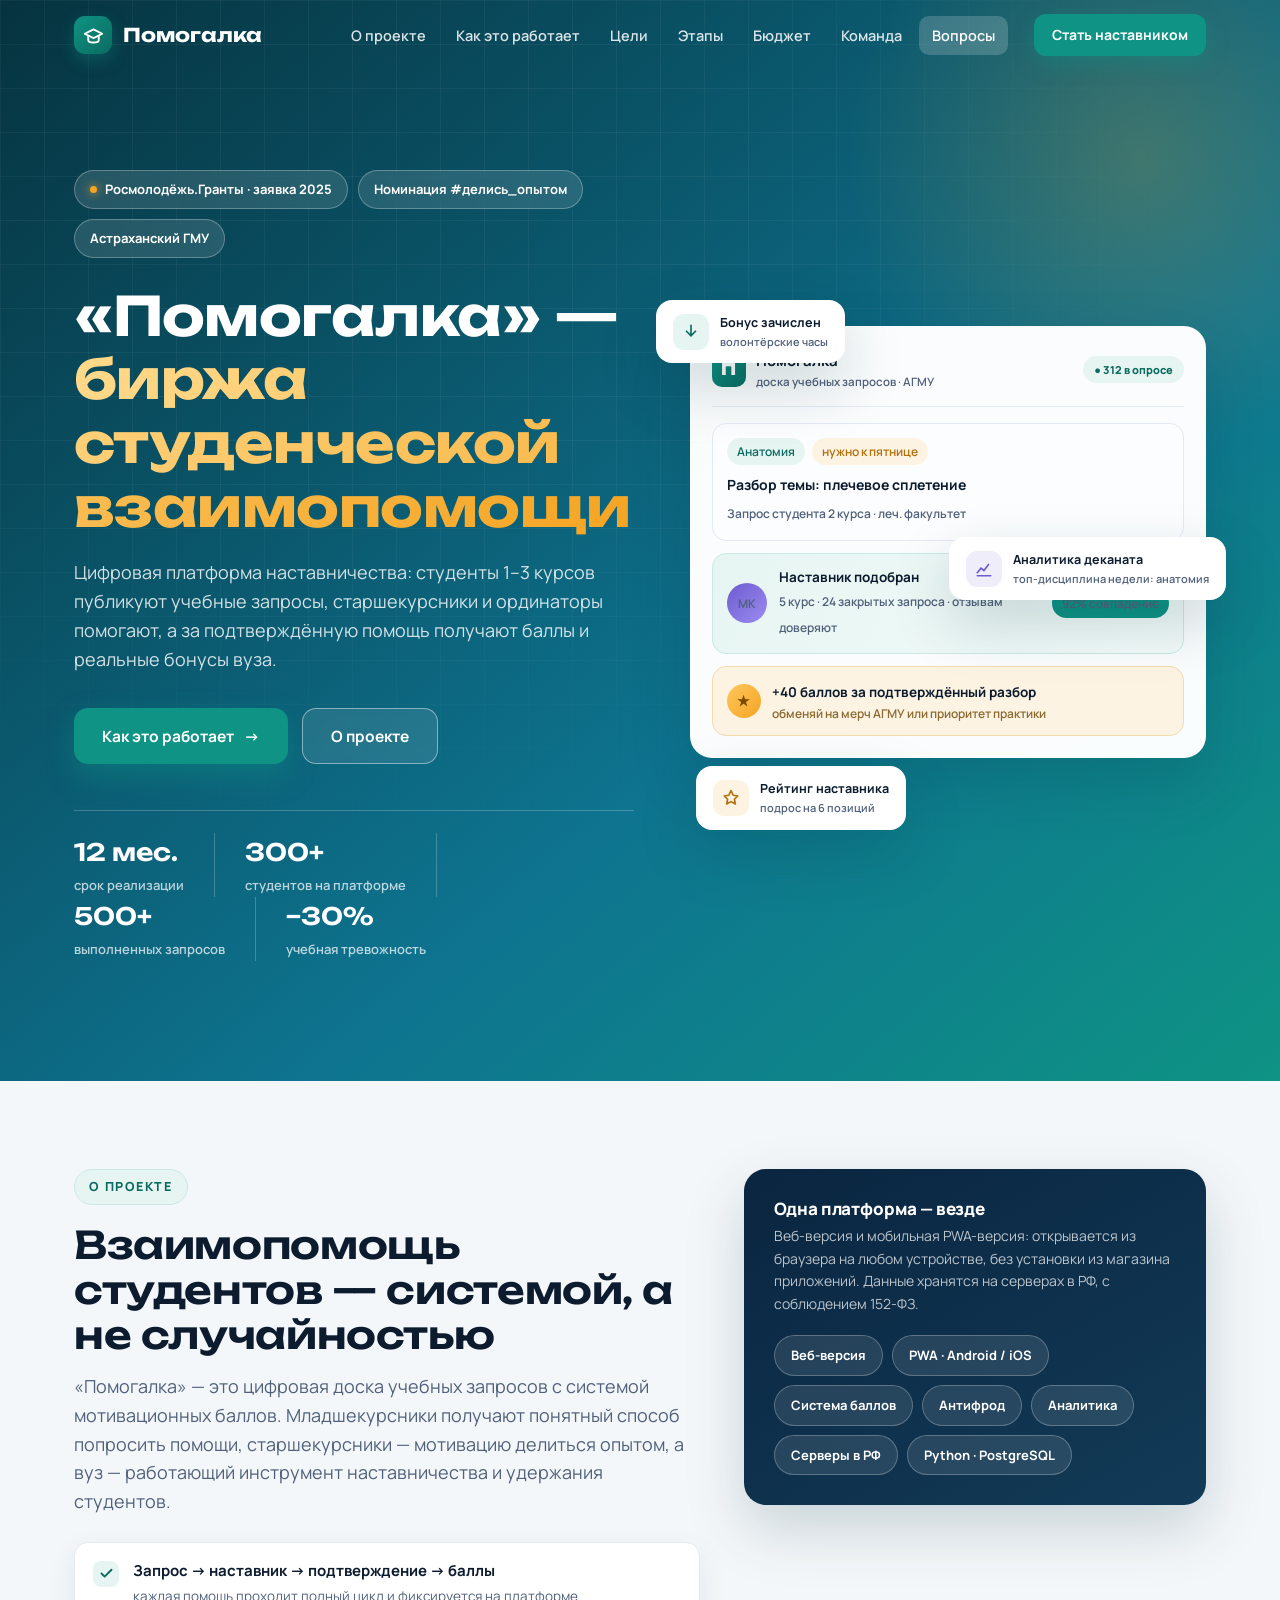
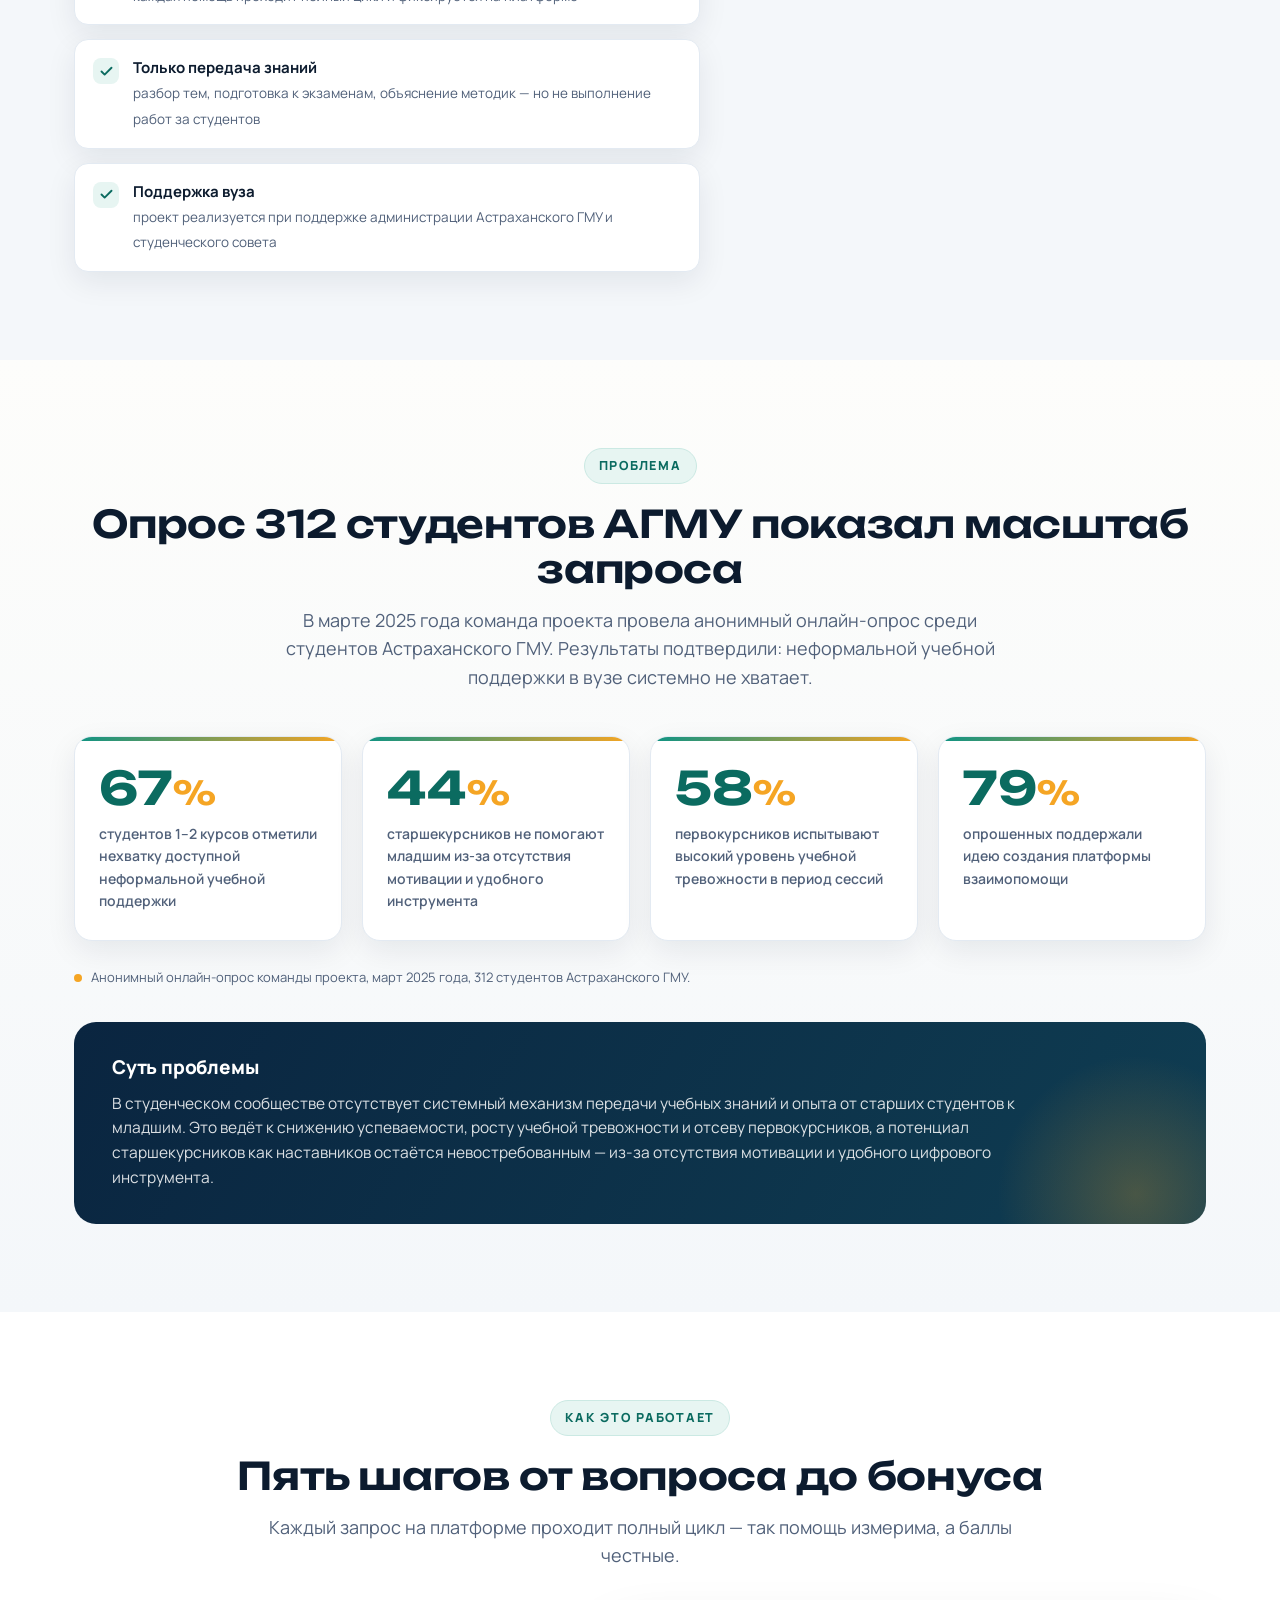
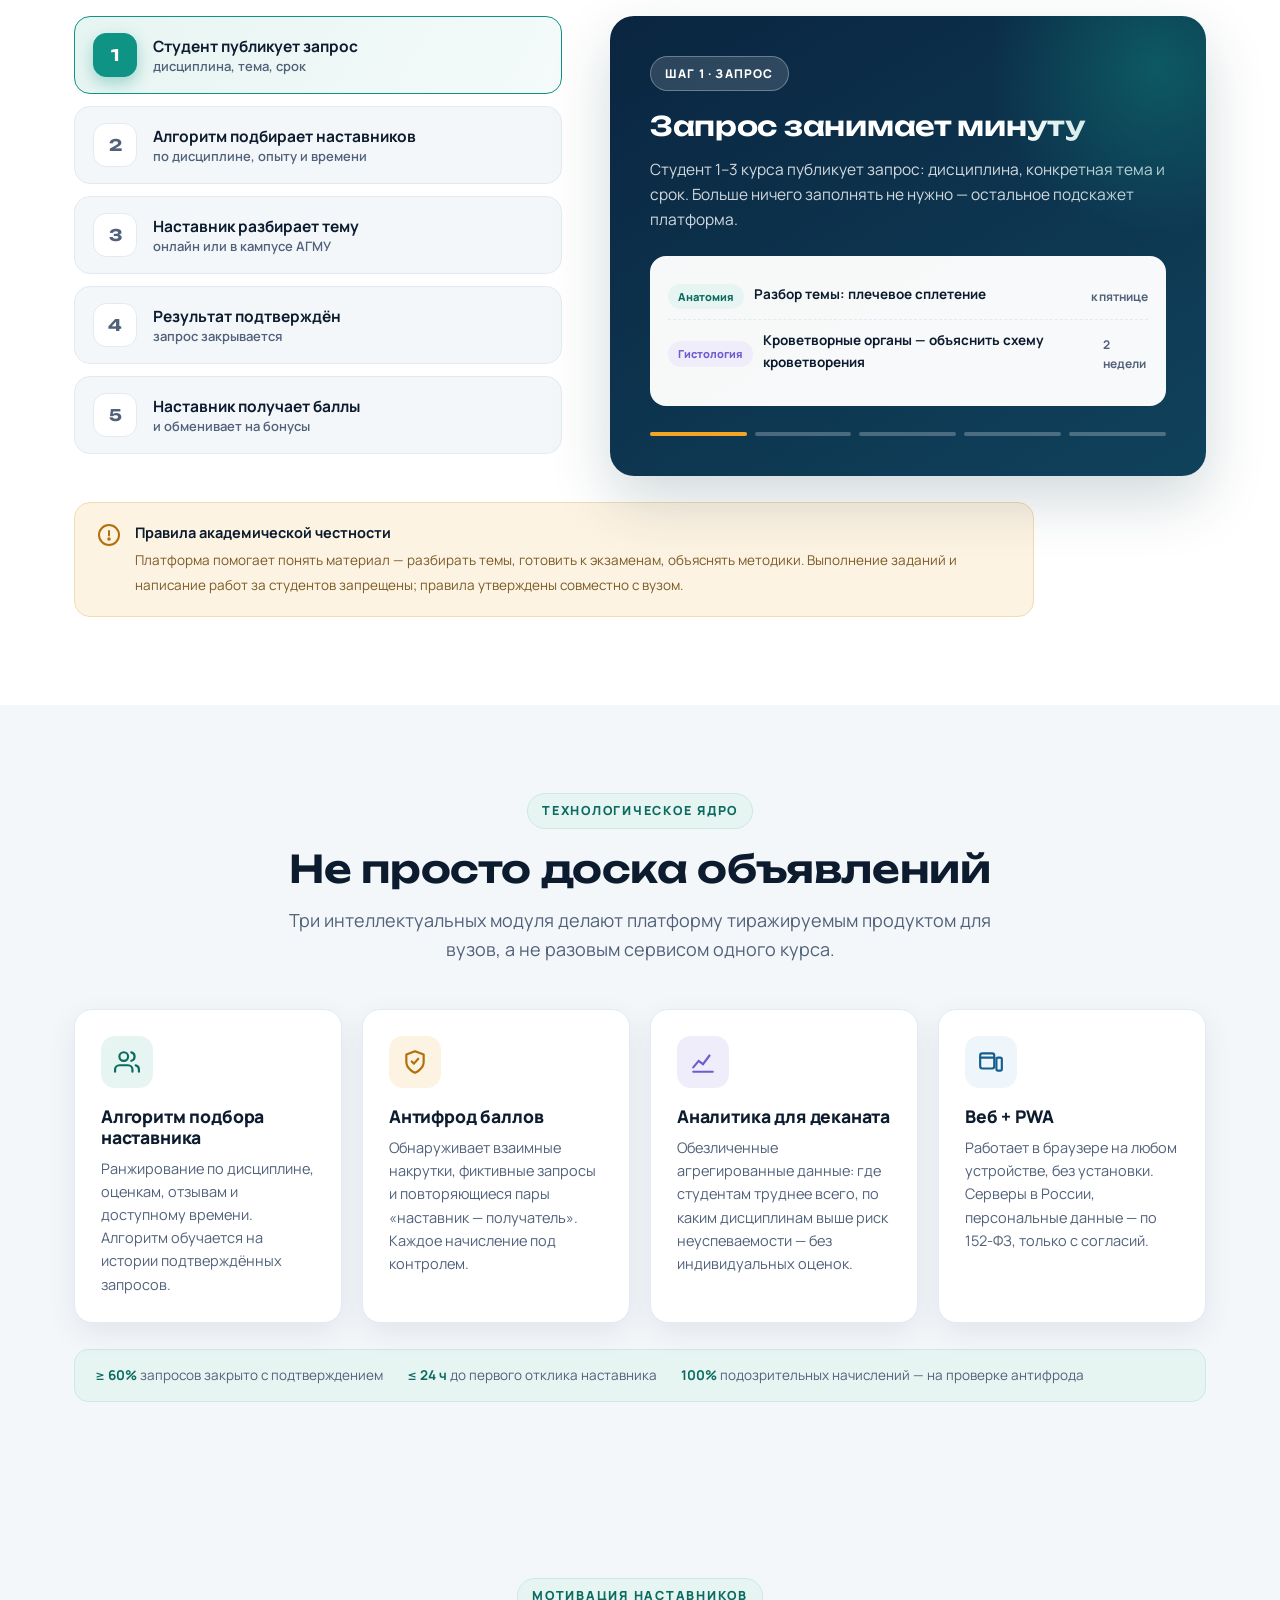
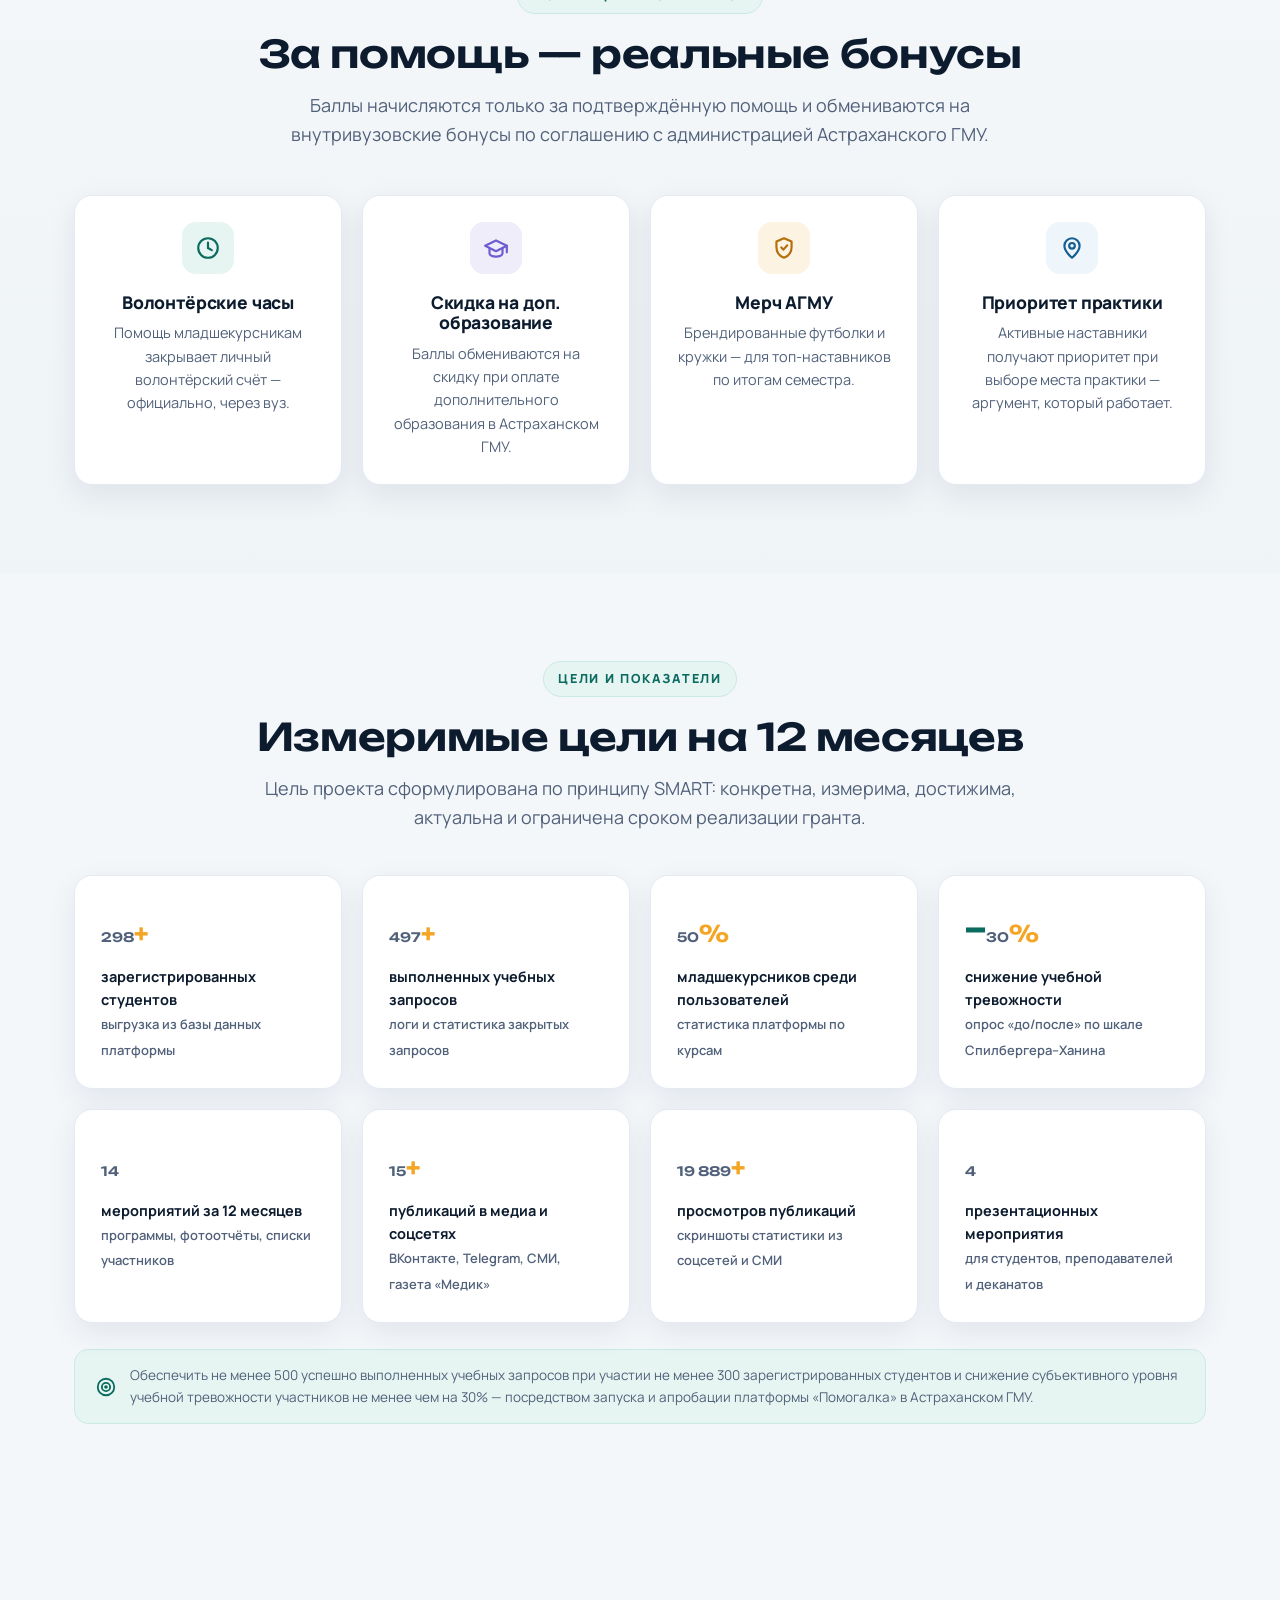
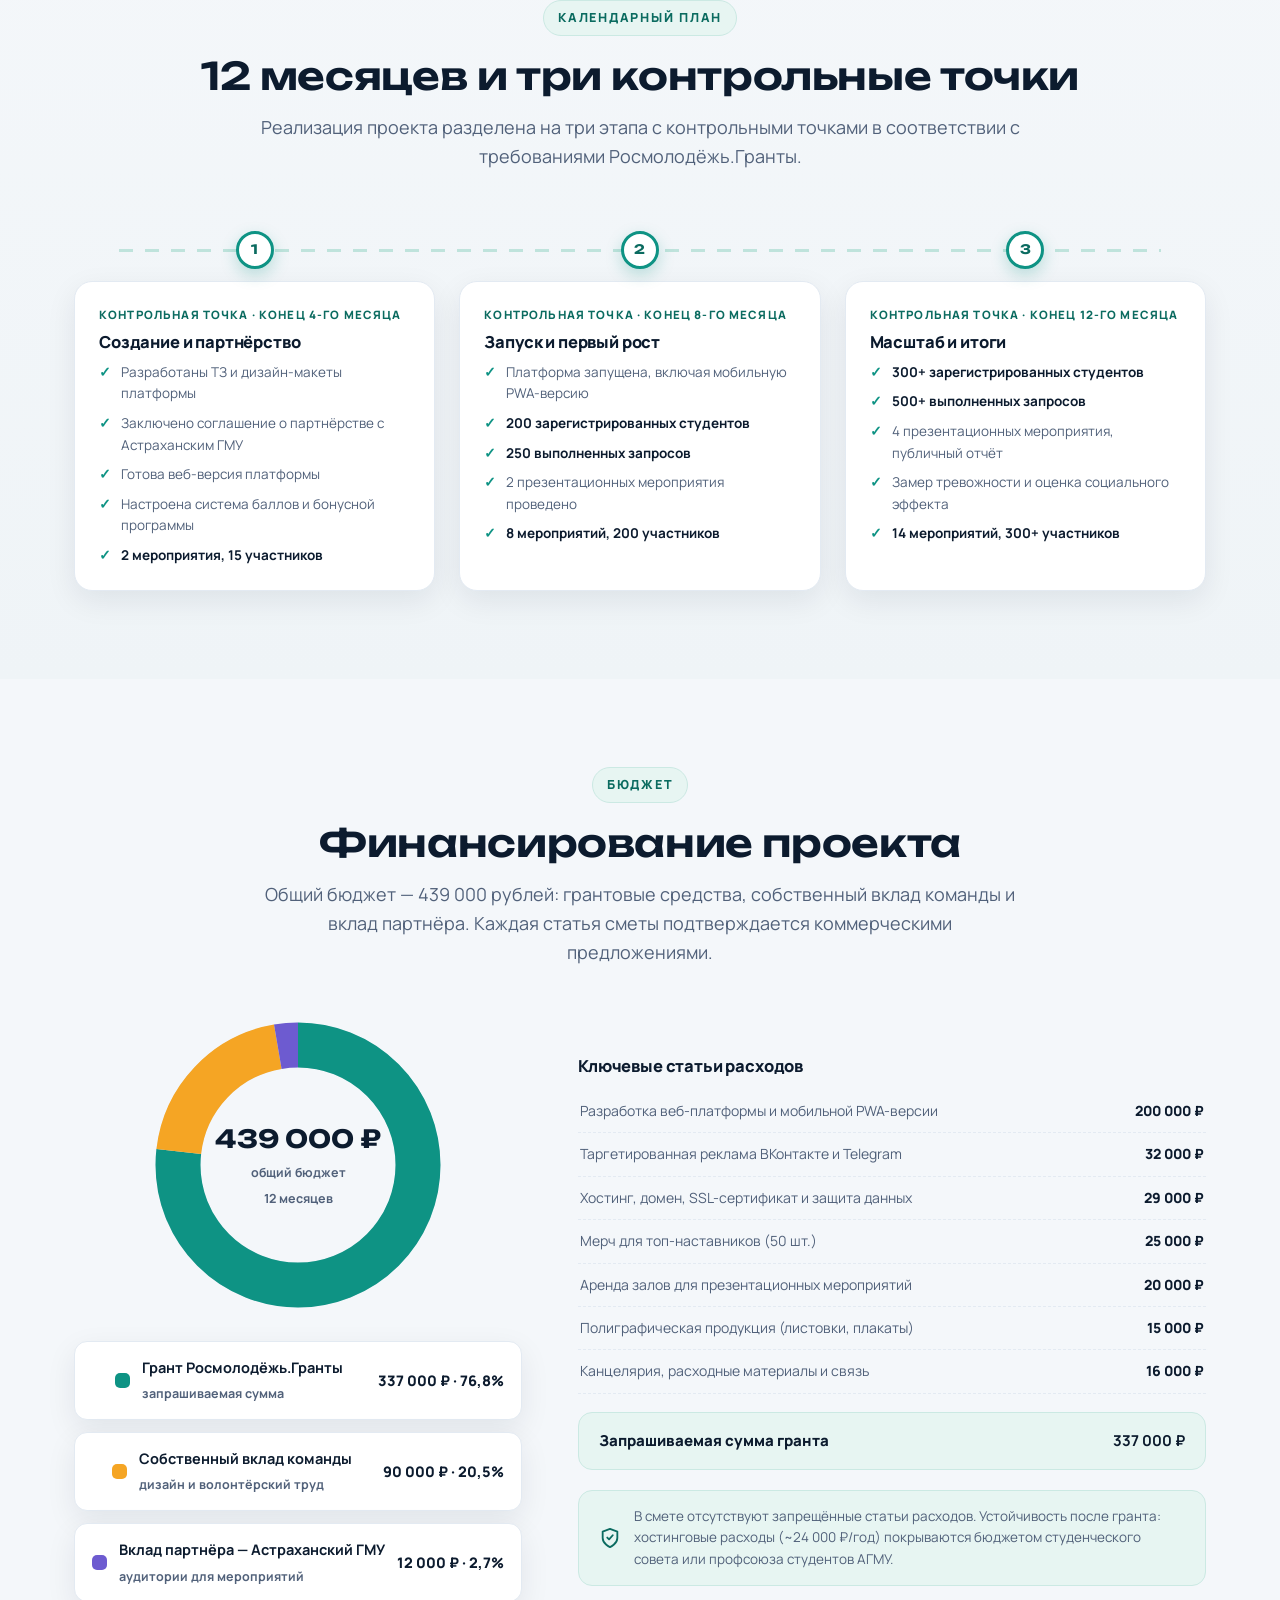
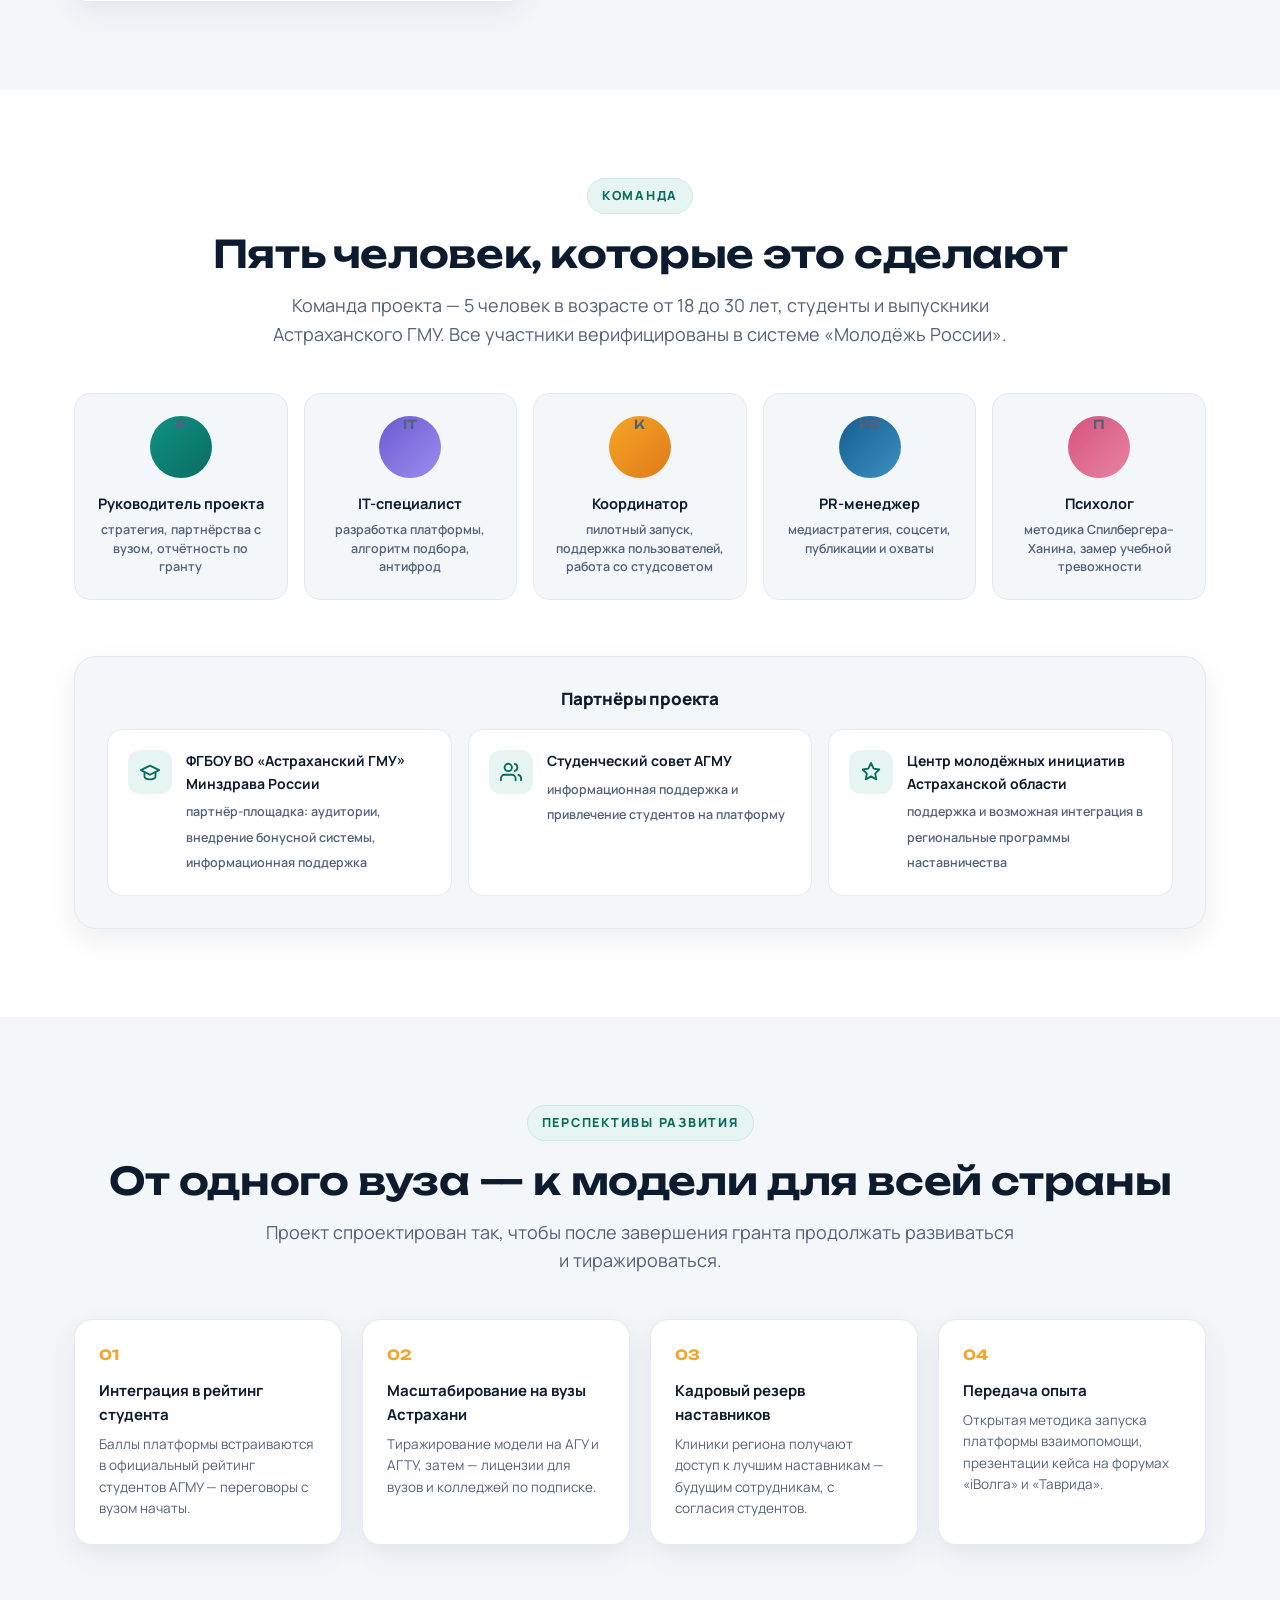
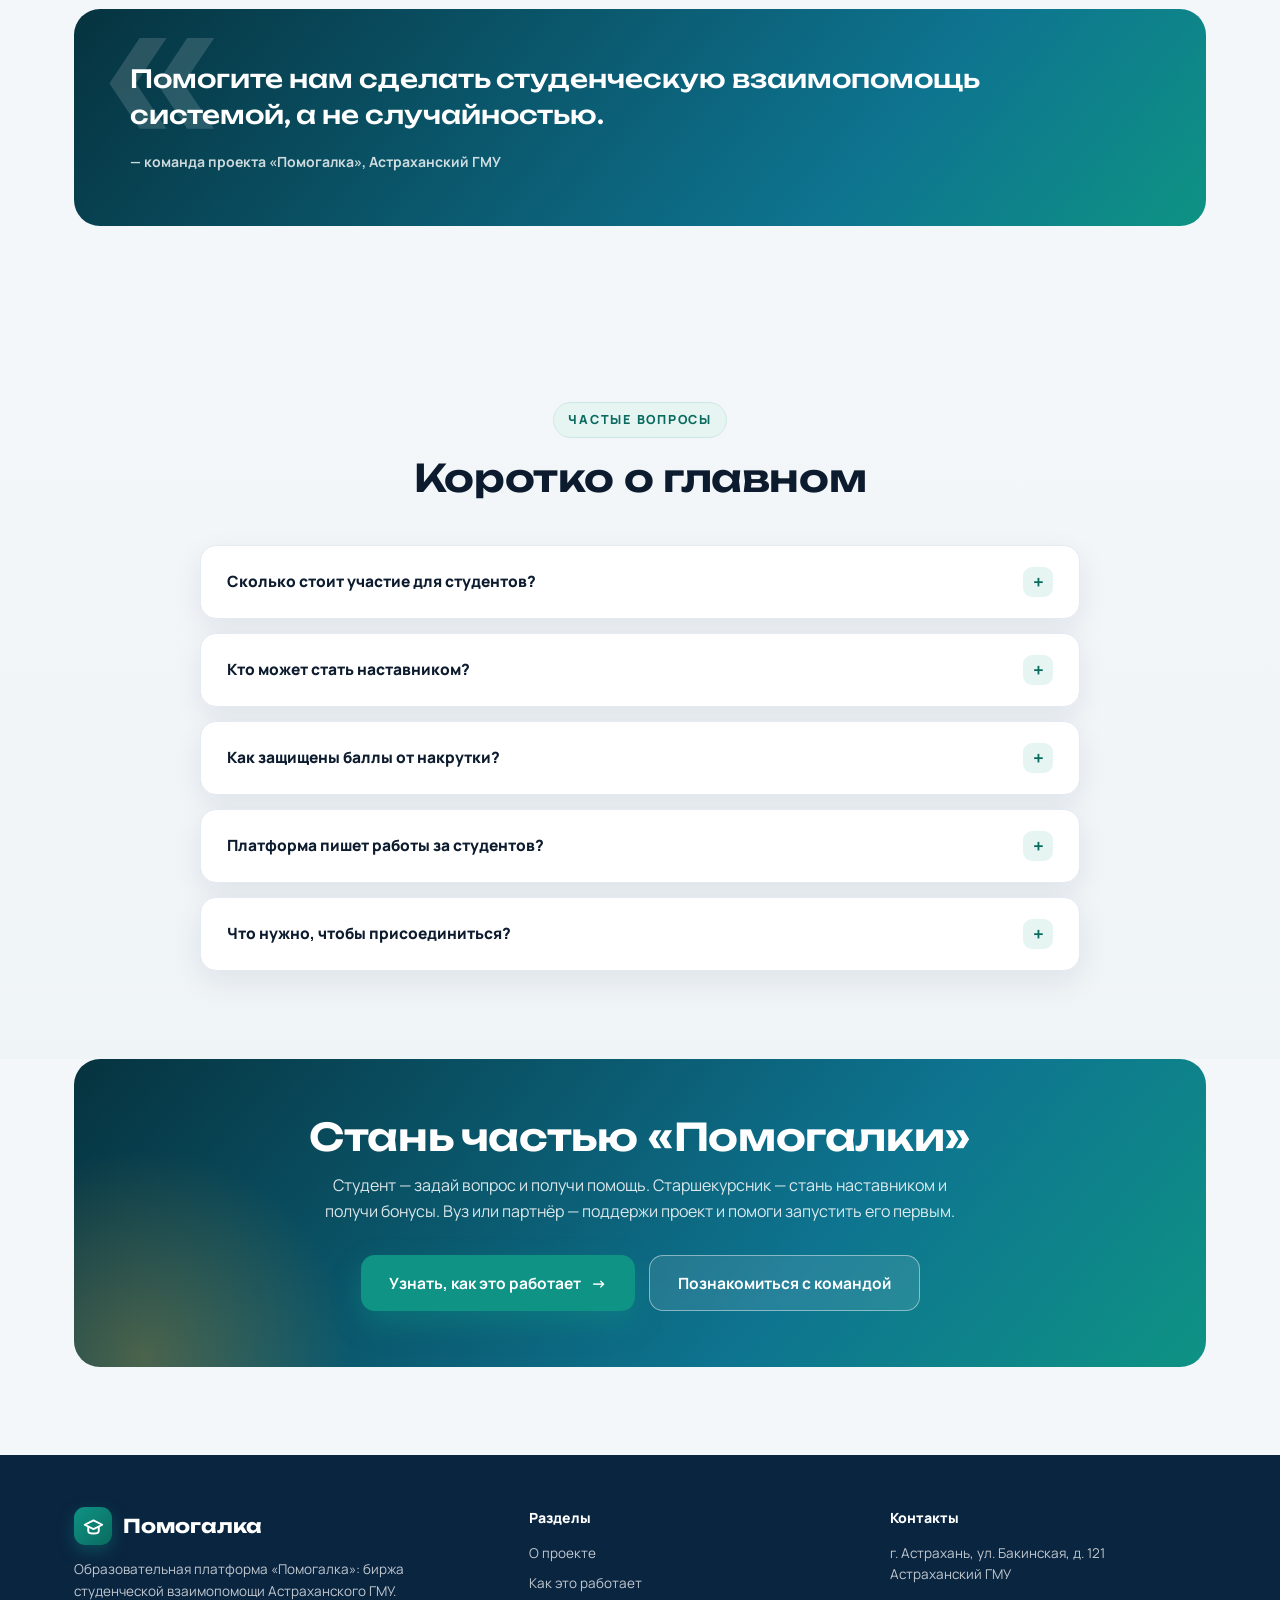
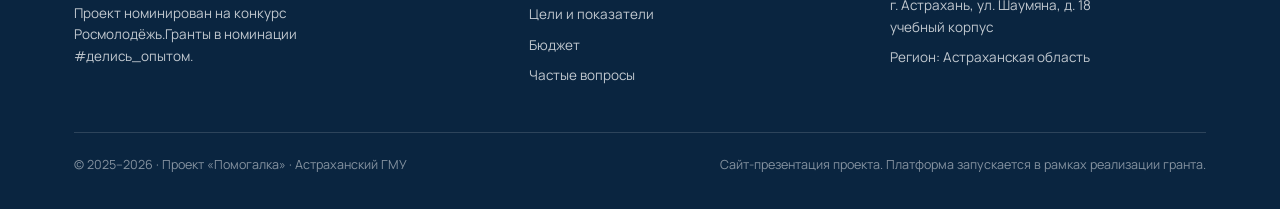
<file: pomogalka-site.html>
<!DOCTYPE html>
<html lang="ru">
<head>
<meta charset="UTF-8">
<meta name="viewport" content="width=device-width, initial-scale=1.0">
<title>«Помогалка» — платформа студенческой взаимопомощи Астраханского ГМУ</title>
<meta name="description" content="Образовательная платформа «Помогалка»: биржа студенческой взаимопомощи и наставничества Астраханского ГМУ. Младшекурсники задают вопросы — старшекурсники помогают и получают баллы, обмениваемые на бонусы вуза.">
<meta property="og:title" content="«Помогалка» — биржа студенческой взаимопомощи">
<meta property="og:description" content="Цифровая платформа наставничества студентов Астраханского ГМУ. Номинация #делись_опытом, Росмолодёжь.Гранты.">
<link rel="icon" href="data:image/svg+xml,%3Csvg xmlns='http://www.w3.org/2000/svg' viewBox='0 0 64 64'%3E%3Crect width='64' height='64' rx='14' fill='%230E9384'/%3E%3Ctext x='32' y='44' font-size='34' font-family='Arial' font-weight='bold' fill='white' text-anchor='middle'%3E%D0%9F%3C/text%3E%3C/svg%3E">
<link rel="preconnect" href="https://fonts.googleapis.com">
<link rel="preconnect" href="https://fonts.gstatic.com" crossorigin>
<link href="https://fonts.googleapis.com/css2?family=Manrope:wght@400;500;600;700;800&family=Unbounded:wght@500;600;700&display=swap" rel="stylesheet">
<script>document.documentElement.classList.add('js');</script>
<style>
:root{
  --bg:#F4F7FA; --surface:#FFFFFF; --ink:#0C1B2E; --muted:#51617A;
  --line:#E3EAF2; --teal:#0E9384; --teal-deep:#0B6B60; --teal-soft:#E7F5F2;
  --navy:#0A2540; --hero-a:#06333F; --hero-b:#0E7490; --amber:#F5A524; --amber-soft:#FDF3E3;
  --sky:#EEF6FB; --violet:#6D5BD0; --violet-soft:#EFEDFA;
  --r:18px; --shadow:0 10px 30px rgba(12,27,46,.08); --shadow-lg:0 24px 60px rgba(7,51,63,.18);
}
*{margin:0;padding:0;box-sizing:border-box}
html{scroll-behavior:smooth}
body{font-family:'Manrope',-apple-system,'Segoe UI',Roboto,Arial,sans-serif;background:var(--bg);color:var(--ink);line-height:1.6;font-size:16px;-webkit-font-smoothing:antialiased}
img,svg{display:block;max-width:100%}
a{color:inherit;text-decoration:none}
ul{list-style:none}
.wrap{max-width:1180px;margin:0 auto;padding:0 24px}
section{padding:88px 0;scroll-margin-top:84px}
.overline{display:inline-flex;align-items:center;gap:8px;font-size:12.5px;font-weight:800;letter-spacing:.14em;text-transform:uppercase;color:var(--teal-deep);background:var(--teal-soft);border:1px solid #CBE9E3;padding:7px 14px;border-radius:999px;margin-bottom:18px}
h1,h2,h3{font-family:'Unbounded','Manrope',sans-serif;line-height:1.18;letter-spacing:-.01em}
h2{font-size:clamp(26px,3.4vw,38px);font-weight:600;margin-bottom:14px}
.lead{font-size:clamp(15.5px,1.6vw,18px);color:var(--muted);max-width:760px}
.sub{color:var(--muted);font-size:15px}
.center{text-align:center}
.center .lead{margin:0 auto}

/* ---------- header ---------- */
header{position:fixed;inset:0 0 auto 0;z-index:100;transition:.3s;padding:14px 0}
header.scrolled{background:rgba(255,255,255,.86);backdrop-filter:blur(14px);-webkit-backdrop-filter:blur(14px);box-shadow:0 6px 24px rgba(12,27,46,.08);padding:9px 0}
.nav{display:flex;align-items:center;gap:26px}
.logo{display:flex;align-items:center;gap:11px;font-family:'Unbounded';font-weight:700;font-size:19px;color:#fff;transition:.3s}
header.scrolled .logo{color:var(--ink)}
.logo-mark{width:38px;height:38px;border-radius:11px;background:linear-gradient(135deg,var(--teal),var(--teal-deep));display:grid;place-items:center;flex:none;box-shadow:0 6px 16px rgba(14,147,132,.35)}
.logo-mark svg{width:21px;height:21px}
.menu{display:flex;gap:4px;margin-left:auto}
.menu a{font-size:14.5px;font-weight:600;color:rgba(255,255,255,.85);padding:8px 13px;border-radius:10px;transition:.2s}
header.scrolled .menu a{color:var(--muted)}
.menu a:hover{color:#fff;background:rgba(255,255,255,.14)}
header.scrolled .menu a:hover{color:var(--teal-deep);background:var(--teal-soft)}
.menu a.active{color:#fff;background:rgba(255,255,255,.18)}
header.scrolled .menu a.active{color:var(--teal-deep);background:var(--teal-soft)}
.nav-cta{font-size:14px;font-weight:700;color:#fff;background:var(--teal);padding:10px 18px;border-radius:12px;box-shadow:0 8px 20px rgba(14,147,132,.35);transition:.2s;white-space:nowrap}
.nav-cta:hover{background:var(--teal-deep);transform:translateY(-1px)}
.burger{display:none;margin-left:auto;width:42px;height:42px;border:none;border-radius:11px;background:rgba(255,255,255,.14);cursor:pointer;flex:none}
header.scrolled .burger{background:var(--teal-soft)}
.burger span{display:block;width:19px;height:2px;background:#fff;margin:3.5px auto;border-radius:2px;transition:.25s}
header.scrolled .burger span{background:var(--teal-deep)}
.burger.open span:nth-child(1){transform:translateY(5.5px) rotate(45deg)}
.burger.open span:nth-child(2){opacity:0}
.burger.open span:nth-child(3){transform:translateY(-5.5px) rotate(-45deg)}
.mobile-menu{display:none;position:fixed;top:64px;left:14px;right:14px;z-index:99;background:#fff;border-radius:18px;box-shadow:var(--shadow-lg);padding:10px;flex-direction:column}
.mobile-menu.open{display:flex}
.mobile-menu a{padding:13px 16px;border-radius:12px;font-weight:600;color:var(--ink)}
.mobile-menu a:hover{background:var(--teal-soft);color:var(--teal-deep)}

/* ---------- buttons ---------- */
.btn{display:inline-flex;align-items:center;gap:10px;font-weight:700;font-size:15.5px;padding:15px 28px;border-radius:14px;cursor:pointer;border:none;transition:.22s;font-family:inherit}
.btn-teal{background:var(--teal);color:#fff;box-shadow:0 12px 28px rgba(14,147,132,.4)}
.btn-teal:hover{background:var(--teal-deep);transform:translateY(-2px)}
.btn-ghost{background:rgba(255,255,255,.1);color:#fff;border:1.5px solid rgba(255,255,255,.45);backdrop-filter:blur(4px)}
.btn-ghost:hover{background:rgba(255,255,255,.2);transform:translateY(-2px)}
.btn-outline{background:#fff;color:var(--teal-deep);border:1.5px solid #CBE9E3}
.btn-outline:hover{background:var(--teal-soft);transform:translateY(-2px)}
.btn .arr{transition:.22s}
.btn:hover .arr{transform:translateX(4px)}

/* ---------- hero ---------- */
.hero{position:relative;margin-top:0;padding:170px 0 110px;background:linear-gradient(140deg,var(--hero-a) 0%,var(--hero-b) 62%,var(--teal) 100%);color:#fff;overflow:hidden}
.hero::before{content:'';position:absolute;inset:0;background-image:linear-gradient(rgba(255,255,255,.05) 1px,transparent 1px),linear-gradient(90deg,rgba(255,255,255,.05) 1px,transparent 1px);background-size:44px 44px;mask-image:radial-gradient(ellipse 90% 80% at 30% 20%,#000 30%,transparent 75%)}
.hero::after{content:'';position:absolute;width:640px;height:640px;right:-180px;top:-160px;background:radial-gradient(circle,rgba(245,165,36,.22),transparent 65%);pointer-events:none}
.hero .wrap{position:relative;z-index:2;display:grid;grid-template-columns:1.04fr .96fr;gap:56px;align-items:center}
.hero-badges{display:flex;flex-wrap:wrap;gap:10px;margin-bottom:26px}
.badge{display:inline-flex;align-items:center;gap:8px;font-size:13px;font-weight:700;padding:8px 15px;border-radius:999px;background:rgba(255,255,255,.12);border:1px solid rgba(255,255,255,.28);backdrop-filter:blur(6px)}
.badge .dot{width:7px;height:7px;border-radius:50%;background:var(--amber);box-shadow:0 0 10px var(--amber)}
.hero h1{font-size:clamp(32px,4.6vw,54px);font-weight:700;margin-bottom:20px}
.hero h1 .accent{background:linear-gradient(100deg,#FFD98A,#F5A524);-webkit-background-clip:text;background-clip:text;color:transparent}
.hero p.lead{color:rgba(255,255,255,.82);margin-bottom:34px}
.hero-actions{display:flex;flex-wrap:wrap;gap:14px;margin-bottom:46px}
.hero-stats{display:flex;flex-wrap:wrap;gap:0;border-top:1px solid rgba(255,255,255,.22);padding-top:22px}
.hstat{padding:0 30px 0 0;margin-right:30px;border-right:1px solid rgba(255,255,255,.22)}
.hstat:last-child{border-right:none;margin-right:0;padding-right:0}
.hstat b{display:block;font-family:'Unbounded';font-size:24px;font-weight:600}
.hstat span{font-size:13px;color:rgba(255,255,255,.72);font-weight:600}

/* hero visual: mock app */
.mock-zone{position:relative;min-height:480px}
.mock{position:relative;background:rgba(255,255,255,.98);border-radius:22px;box-shadow:var(--shadow-lg);padding:22px;color:var(--ink);animation:floaty 7s ease-in-out infinite;z-index:3}
.mock-top{display:flex;align-items:center;gap:10px;padding-bottom:14px;border-bottom:1px solid var(--line);margin-bottom:16px}
.mock-top .mlogo{width:34px;height:34px;border-radius:10px;background:linear-gradient(135deg,var(--teal),var(--teal-deep));display:grid;place-items:center;color:#fff;font-weight:800;font-family:'Unbounded';font-size:16px}
.mock-top b{font-size:15px}
.mock-top small{display:block;color:var(--muted);font-size:11.5px;font-weight:600}
.mock-top .live{margin-left:auto;font-size:11px;font-weight:800;color:var(--teal-deep);background:var(--teal-soft);padding:5px 11px;border-radius:999px}
.req{border:1px solid var(--line);border-radius:14px;padding:14px;margin-bottom:12px;background:#FBFDFE}
.req-tags{display:flex;gap:7px;margin-bottom:9px;flex-wrap:wrap}
.tag{font-size:11px;font-weight:800;padding:4px 10px;border-radius:999px}
.tag.t1{background:var(--teal-soft);color:var(--teal-deep)}
.tag.t2{background:var(--amber-soft);color:#B36F0A}
.req b{font-size:14px;display:block;margin-bottom:4px}
.req span{font-size:12px;color:var(--muted);font-weight:600}
.mentor{display:flex;align-items:center;gap:12px;background:linear-gradient(120deg,var(--teal-soft),#F2FBF9);border:1px solid #CBE9E3;border-radius:14px;padding:13px 14px;margin-bottom:12px}
.ava{width:40px;height:40px;border-radius:50%;background:linear-gradient(135deg,#6D5BD0,#9B8CF0);color:#fff;display:grid;place-items:center;font-weight:800;font-size:13px;flex:none}
.mentor b{font-size:13.5px;display:block}
.mentor span{font-size:12px;color:var(--muted);font-weight:600}
.match{margin-left:auto;font-size:11.5px;font-weight:800;color:#fff;background:var(--teal);padding:5px 10px;border-radius:999px;flex:none}
.score{display:flex;align-items:center;gap:11px;background:var(--amber-soft);border:1px solid #F3DCB0;border-radius:14px;padding:12px 14px}
.score .coin{width:34px;height:34px;border-radius:50%;background:linear-gradient(135deg,#FFC65C,#F5A524);display:grid;place-items:center;flex:none;color:#7A4B00;font-weight:800;font-size:14px}
.score b{font-size:13.5px}
.score span{font-size:12px;color:#8A6A2F;font-weight:600;display:block}
.float-card{position:absolute;background:#fff;border-radius:16px;box-shadow:var(--shadow-lg);padding:13px 17px;display:flex;align-items:center;gap:11px;font-size:12.5px;font-weight:700;color:var(--ink);z-index:4}
.float-card .fc-ico{width:36px;height:36px;border-radius:11px;display:grid;place-items:center;flex:none}
.float-card small{display:block;font-weight:600;color:var(--muted);font-size:11px}
.fc1{left:-34px;top:-26px;animation:floaty 6s ease-in-out infinite .8s}
.fc2{right:-20px;top:44%;animation:floaty 8s ease-in-out infinite 1.6s}
.fc3{left:6px;bottom:-24px;animation:floaty 7s ease-in-out infinite 2.4s}
@keyframes floaty{0%,100%{transform:translateY(0)}50%{transform:translateY(-11px)}}

/* ---------- generic cards ---------- */
.grid{display:grid;gap:20px}
.g2{grid-template-columns:repeat(2,1fr)}
.g3{grid-template-columns:repeat(3,1fr)}
.g4{grid-template-columns:repeat(4,1fr)}
.card{background:var(--surface);border:1px solid var(--line);border-radius:var(--r);padding:26px;box-shadow:var(--shadow);transition:.25s}
.card:hover{transform:translateY(-5px);box-shadow:var(--shadow-lg);border-color:#CBE9E3}
.ico{width:52px;height:52px;border-radius:14px;display:grid;place-items:center;margin-bottom:18px;flex:none}
.ico svg{width:26px;height:26px}
.ico.i-teal{background:var(--teal-soft);color:var(--teal-deep)}
.ico.i-amber{background:var(--amber-soft);color:#B36F0A}
.ico.i-violet{background:var(--violet-soft);color:var(--violet)}
.ico.i-navy{background:var(--sky);color:#155E8F}
.card h3{font-size:17.5px;font-weight:600;margin-bottom:9px;font-family:'Manrope';font-weight:800}
.card p{color:var(--muted);font-size:14.5px}

/* ---------- about ---------- */
.about-grid{display:grid;grid-template-columns:1.15fr .85fr;gap:44px;align-items:start}
.about-points{margin-top:26px;display:grid;gap:14px}
.point{display:flex;gap:14px;align-items:flex-start;background:var(--surface);border:1px solid var(--line);border-radius:14px;padding:16px 18px;box-shadow:var(--shadow)}
.point .pcheck{width:26px;height:26px;border-radius:8px;background:var(--teal-soft);color:var(--teal-deep);display:grid;place-items:center;flex:none;margin-top:2px}
.point b{display:block;font-size:15px}
.point span{color:var(--muted);font-size:13.5px}
.stack-box{background:linear-gradient(150deg,var(--navy),#123B57);color:#fff;border-radius:22px;padding:30px;box-shadow:var(--shadow-lg)}
.stack-box h3{font-family:'Manrope';font-weight:800;font-size:17px;margin-bottom:6px}
.stack-box p{color:rgba(255,255,255,.72);font-size:14px;margin-bottom:20px}
.chips{display:flex;flex-wrap:wrap;gap:9px}
.chip{font-size:13px;font-weight:700;padding:9px 16px;border-radius:999px;background:rgba(255,255,255,.1);border:1px solid rgba(255,255,255,.25)}

/* ---------- problem ---------- */
.problem{background:linear-gradient(180deg,#FDFDFB,#F4F7FA)}
.stat-grid{display:grid;grid-template-columns:repeat(4,1fr);gap:20px;margin:44px 0 26px}
.stat-card{background:var(--surface);border:1px solid var(--line);border-radius:var(--r);padding:28px 24px;box-shadow:var(--shadow);position:relative;overflow:hidden;transition:.25s}
.stat-card:hover{transform:translateY(-5px);box-shadow:var(--shadow-lg)}
.stat-card::before{content:'';position:absolute;left:0;top:0;height:4px;width:100%;background:linear-gradient(90deg,var(--teal),var(--amber))}
.stat-card .num{font-family:'Unbounded';font-size:clamp(34px,4vw,46px);font-weight:700;color:var(--teal-deep);line-height:1}
.stat-card .num em{font-style:normal;color:var(--amber);font-size:.72em}
.stat-card p{color:var(--muted);font-size:14px;margin-top:12px;font-weight:600}
.footnote{font-size:13px;color:var(--muted);display:flex;align-items:center;gap:9px}
.footnote .dot{width:8px;height:8px;border-radius:50%;background:var(--amber);flex:none}
.problem-statement{margin-top:34px;background:linear-gradient(120deg,var(--navy),#0F3D52);color:#fff;border-radius:22px;padding:34px 38px;position:relative;overflow:hidden}
.problem-statement::after{content:'';position:absolute;width:280px;height:280px;right:-70px;bottom:-110px;background:radial-gradient(circle,rgba(245,165,36,.25),transparent 70%)}
.problem-statement h3{font-size:19px;font-weight:600;margin-bottom:12px;font-family:'Manrope';font-weight:800}
.problem-statement p{color:rgba(255,255,255,.85);font-size:15.5px;max-width:940px}

/* ---------- how it works (stepper) ---------- */
.how{background:var(--surface)}
.how-wrap{display:grid;grid-template-columns:.9fr 1.1fr;gap:48px;align-items:stretch;margin-top:46px}
.step-list{display:flex;flex-direction:column;gap:12px}
.step-item{display:flex;gap:16px;align-items:center;text-align:left;background:var(--bg);border:1.5px solid var(--line);border-radius:16px;padding:16px 18px;cursor:pointer;transition:.25s;font-family:inherit;width:100%}
.step-item .snum{width:44px;height:44px;border-radius:13px;background:#fff;border:1.5px solid var(--line);display:grid;place-items:center;font-family:'Unbounded';font-weight:700;font-size:16px;color:var(--muted);flex:none;transition:.25s}
.step-item b{display:block;font-size:15.5px;color:var(--ink);font-family:'Manrope'}
.step-item span{font-size:13px;color:var(--muted);font-weight:600}
.step-item:hover{border-color:#9ED9CD;transform:translateX(4px)}
.step-item.active{background:linear-gradient(120deg,var(--teal-soft),#F4FBFA);border-color:var(--teal)}
.step-item.active .snum{background:var(--teal);border-color:var(--teal);color:#fff;box-shadow:0 6px 16px rgba(14,147,132,.35)}
.step-panel{background:linear-gradient(150deg,var(--navy),#10425C);border-radius:24px;padding:40px;color:#fff;box-shadow:var(--shadow-lg);display:flex;flex-direction:column;justify-content:center;position:relative;overflow:hidden;min-height:430px}
.step-panel::before{content:'';position:absolute;width:340px;height:340px;right:-120px;top:-120px;background:radial-gradient(circle,rgba(14,147,132,.4),transparent 70%)}
.step-tag{display:inline-flex;align-self:flex-start;font-size:12px;font-weight:800;letter-spacing:.1em;text-transform:uppercase;background:rgba(255,255,255,.14);border:1px solid rgba(255,255,255,.3);padding:7px 14px;border-radius:999px;margin-bottom:20px}
.step-body h3{font-size:clamp(21px,2.4vw,27px);font-weight:600;margin-bottom:14px}
.step-body p{color:rgba(255,255,255,.82);font-size:15.5px;margin-bottom:24px;max-width:520px}
.step-demo{background:rgba(255,255,255,.97);color:var(--ink);border-radius:16px;padding:18px;font-size:13.5px;position:relative;z-index:2}
.step-demo b{display:block;margin-bottom:4px}
.step-demo .row{display:flex;align-items:center;gap:10px;padding:10px 0;border-top:1px dashed var(--line)}
.step-demo .row:first-of-type{border-top:none}
.pill{font-size:11px;font-weight:800;padding:4px 10px;border-radius:999px;flex:none}
.pill.p-teal{background:var(--teal-soft);color:var(--teal-deep)}
.pill.p-amber{background:var(--amber-soft);color:#B36F0A}
.pill.p-violet{background:var(--violet-soft);color:var(--violet)}
.step-demo .end{margin-left:auto;color:var(--muted);font-size:12px;font-weight:700}
.progress{margin-top:auto;padding-top:26px;display:flex;gap:8px}
.progress i{height:4px;flex:1;border-radius:4px;background:rgba(255,255,255,.25);position:relative;overflow:hidden;font-style:normal}
.progress i.on::after{content:'';position:absolute;inset:0;background:var(--amber);animation:fillbar 4.6s linear forwards}
@keyframes fillbar{from{transform:translateX(-100%)}to{transform:translateX(0)}}
.how-note{margin-top:26px;display:flex;gap:14px;align-items:flex-start;background:var(--amber-soft);border:1px solid #F3DCB0;border-radius:16px;padding:18px 22px;max-width:960px}
.how-note b{display:block;font-size:14.5px;margin-bottom:3px}
.how-note span{font-size:13.5px;color:#7A5B25}

/* ---------- goals ---------- */
.kpi-grid{display:grid;grid-template-columns:repeat(4,1fr);gap:20px;margin-top:44px}
.kpi{background:var(--surface);border:1px solid var(--line);border-radius:var(--r);padding:26px;box-shadow:var(--shadow);transition:.25s;position:relative}
.kpi:hover{transform:translateY(-5px);box-shadow:var(--shadow-lg)}
.kpi .knum{font-family:'Unbounded';font-size:34px;font-weight:700;color:var(--teal-deep)}
.kpi .knum em{font-style:normal;font-size:.68em;color:var(--amber)}
.kpi b{display:block;font-size:14.5px;margin-top:8px}
.kpi span{color:var(--muted);font-size:13px;font-weight:600}
.smart-note{margin-top:26px;display:flex;gap:13px;align-items:center;font-size:13.5px;color:var(--muted);background:var(--teal-soft);border:1px solid #CBE9E3;border-radius:14px;padding:15px 20px}

/* ---------- roadmap ---------- */
.plan{background:linear-gradient(180deg,var(--bg),#EFF4F7)}
.timeline{margin-top:52px;position:relative;display:grid;grid-template-columns:repeat(3,1fr);gap:24px}
.timeline::before{content:'';position:absolute;top:26px;left:4%;right:4%;height:3px;background:repeating-linear-gradient(90deg,#BFE3DC 0 14px,transparent 14px 26px)}
.titem{position:relative;padding-top:58px}
.titem .tdot{position:absolute;top:8px;left:50%;transform:translateX(-50%);width:38px;height:38px;border-radius:50%;background:#fff;border:3px solid var(--teal);display:grid;place-items:center;font-family:'Unbounded';font-weight:700;font-size:13px;color:var(--teal-deep);box-shadow:0 6px 16px rgba(14,147,132,.25);z-index:2}
.tcard{background:var(--surface);border:1px solid var(--line);border-radius:var(--r);padding:24px;box-shadow:var(--shadow);height:100%;transition:.25s}
.tcard:hover{transform:translateY(-5px);box-shadow:var(--shadow-lg)}
.tcard .tlabel{font-size:11.5px;font-weight:800;letter-spacing:.1em;text-transform:uppercase;color:var(--teal-deep);margin-bottom:8px}
.tcard h3{font-family:'Manrope';font-weight:800;font-size:16.5px;margin-bottom:10px}
.tcard ul{display:grid;gap:8px}
.tcard li{font-size:13.5px;color:var(--muted);padding-left:22px;position:relative}
.tcard li::before{content:'✓';position:absolute;left:0;color:var(--teal);font-weight:800}
.tcard li b{color:var(--ink)}

/* ---------- budget ---------- */
.budget-grid{display:grid;grid-template-columns:auto 1fr;gap:56px;align-items:center;margin-top:48px}
.donut-zone{position:relative;width:300px;margin:0 auto}
.donut-zone svg{width:300px;height:300px;transform:rotate(-90deg)}
.donut-zone circle{fill:none;stroke-width:30;stroke-linecap:butt}
.donut-center{position:absolute;inset:0;display:grid;place-items:center;text-align:center}
.donut-center b{font-family:'Unbounded';font-size:25px;font-weight:700;display:block}
.donut-center span{font-size:12.5px;color:var(--muted);font-weight:700}
.legend{display:grid;gap:12px;margin-top:26px}
.lrow{display:flex;align-items:center;gap:12px;background:var(--surface);border:1px solid var(--line);border-radius:13px;padding:13px 17px;box-shadow:var(--shadow)}
.lrow .sw{width:15px;height:15px;border-radius:5px;flex:none}
.lrow b{font-size:14.5px}
.lrow span{margin-left:auto;font-weight:800;font-size:14.5px;white-space:nowrap}
.lrow small{color:var(--muted);font-weight:700;font-size:12.5px}
.budget-items{margin-top:26px}
.budget-items h3{font-family:'Manrope';font-weight:800;font-size:16.5px;margin-bottom:14px}
.bitem{display:flex;justify-content:space-between;gap:14px;padding:10px 2px;border-bottom:1px dashed var(--line);font-size:14px}
.bitem span{color:var(--muted)}
.bitem b{white-space:nowrap;font-weight:800}
.budget-total{margin-top:18px;background:var(--teal-soft);border:1px solid #CBE9E3;border-radius:14px;padding:16px 20px;display:flex;justify-content:space-between;align-items:center;font-weight:800;font-size:15px}

/* ---------- team ---------- */
.team{background:var(--surface)}
.team-grid{display:grid;grid-template-columns:repeat(5,1fr);gap:16px;margin-top:44px}
.tcard-m{background:var(--bg);border:1px solid var(--line);border-radius:16px;padding:22px 18px;text-align:center;transition:.25s}
.tcard-m:hover{transform:translateY(-5px);box-shadow:var(--shadow-lg);background:#fff}
.tava{width:62px;height:62px;border-radius:50%;margin:0 auto 14px;display:grid;place-items:center;font-family:'Unbounded';font-weight:700;font-size:19px;color:#fff}
.tava.a1{background:linear-gradient(135deg,var(--teal),var(--teal-deep))}
.tava.a2{background:linear-gradient(135deg,#6D5BD0,#9B8CF0)}
.tava.a3{background:linear-gradient(135deg,#F5A524,#E07B1B)}
.tava.a4{background:linear-gradient(135deg,#155E8F,#3E8FC4)}
.tava.a5{background:linear-gradient(135deg,#D4547A,#E884A3)}
.tcard-m b{display:block;font-size:14.5px;margin-bottom:6px}
.tcard-m span{font-size:12.5px;color:var(--muted);font-weight:600;line-height:1.5;display:block}
.partners{margin-top:56px;background:var(--bg);border:1px solid var(--line);border-radius:22px;padding:32px;box-shadow:var(--shadow)}
.partners h3{font-family:'Manrope';font-weight:800;font-size:17px;margin-bottom:20px;text-align:center}
.pgrid{display:grid;grid-template-columns:repeat(3,1fr);gap:16px}
.pcard{background:#fff;border:1px solid var(--line);border-radius:15px;padding:20px;display:flex;gap:14px;align-items:flex-start}
.pcard .pico{width:44px;height:44px;border-radius:12px;background:var(--teal-soft);color:var(--teal-deep);display:grid;place-items:center;flex:none}
.pcard .pico svg{width:22px;height:22px}
.pcard b{font-size:14px;display:block;margin-bottom:3px}
.pcard span{font-size:12.5px;color:var(--muted);font-weight:600;line-height:1.5}

/* ---------- growth / quote / faq ---------- */
.growth-grid{display:grid;grid-template-columns:repeat(4,1fr);gap:20px;margin-top:44px}
.gcard{background:var(--surface);border:1px solid var(--line);border-radius:var(--r);padding:24px;box-shadow:var(--shadow);transition:.25s}
.gcard:hover{transform:translateY(-5px);box-shadow:var(--shadow-lg)}
.gcard .gnum{font-family:'Unbounded';font-size:14px;font-weight:700;color:var(--amber);margin-bottom:12px}
.gcard b{display:block;font-size:15px;margin-bottom:7px}
.gcard p{color:var(--muted);font-size:13.5px}
.quote{margin-top:64px;background:linear-gradient(130deg,var(--hero-a),var(--hero-b) 70%,var(--teal));border-radius:26px;padding:52px 56px;color:#fff;position:relative;overflow:hidden}
.quote::before{content:'«';position:absolute;font-family:'Unbounded';font-size:200px;line-height:1;left:26px;top:-38px;color:rgba(255,255,255,.14)}
.quote p{font-family:'Unbounded';font-weight:500;font-size:clamp(18px,2.4vw,25px);line-height:1.45;max-width:880px;position:relative;z-index:2}
.quote span{display:block;margin-top:18px;font-size:14px;font-weight:700;color:rgba(255,255,255,.8)}
.faq-list{margin-top:44px;display:grid;gap:14px;max-width:880px;margin-left:auto;margin-right:auto}
.faq-item{background:var(--surface);border:1px solid var(--line);border-radius:16px;overflow:hidden;box-shadow:var(--shadow);transition:.25s}
.faq-item[open]{border-color:var(--teal)}
.faq-item summary{cursor:pointer;list-style:none;display:flex;justify-content:space-between;align-items:center;gap:16px;padding:21px 26px;font-weight:800;font-size:15.5px}
.faq-item summary::-webkit-details-marker{display:none}
.faq-item summary .fplus{width:30px;height:30px;border-radius:9px;background:var(--teal-soft);color:var(--teal-deep);display:grid;place-items:center;font-size:19px;font-weight:700;flex:none;transition:.25s}
.faq-item[open] summary .fplus{transform:rotate(45deg);background:var(--teal);color:#fff}
.faq-item .fbody{padding:0 26px 22px;color:var(--muted);font-size:14.5px}

/* ---------- cta / footer ---------- */
.cta-band{padding:0 0 88px}
.cta-box{background:linear-gradient(130deg,var(--hero-a),var(--hero-b) 65%,var(--teal));border-radius:26px;padding:56px;color:#fff;text-align:center;position:relative;overflow:hidden}
.cta-box::before{content:'';position:absolute;width:420px;height:420px;left:-140px;bottom:-200px;background:radial-gradient(circle,rgba(245,165,36,.28),transparent 70%)}
.cta-box h2{position:relative;z-index:2}
.cta-box p{color:rgba(255,255,255,.85);max-width:640px;margin:0 auto 30px;position:relative;z-index:2;font-size:16px}
.cta-actions{display:flex;gap:14px;justify-content:center;flex-wrap:wrap;position:relative;z-index:2}
footer{background:var(--navy);color:rgba(255,255,255,.75);padding:52px 0 34px;font-size:13.5px}
.foot-grid{display:grid;grid-template-columns:1.3fr 1fr 1fr;gap:44px;margin-bottom:36px}
footer .logo{color:#fff;margin-bottom:14px}
footer p{max-width:330px}
footer h4{color:#fff;font-size:14px;margin-bottom:13px;font-weight:800}
footer li{margin-bottom:9px}
footer a:hover{color:var(--amber)}
.foot-bottom{border-top:1px solid rgba(255,255,255,.14);padding-top:22px;display:flex;justify-content:space-between;gap:16px;flex-wrap:wrap;font-size:12.5px;color:rgba(255,255,255,.5)}

/* ---------- misc ---------- */
.reveal{opacity:1;transform:none}
.js .reveal{opacity:0;transform:translateY(26px);transition:opacity .7s ease,transform .7s ease}
.js .reveal.on{opacity:1;transform:none}
.totop{position:fixed;right:22px;bottom:22px;width:48px;height:48px;border-radius:14px;background:var(--teal);color:#fff;border:none;cursor:pointer;display:grid;place-items:center;box-shadow:0 12px 28px rgba(14,147,132,.4);opacity:0;pointer-events:none;transition:.3s;z-index:90}
.totop.show{opacity:1;pointer-events:auto}
.totop:hover{background:var(--teal-deep)}
@media (prefers-reduced-motion:reduce){
  *,*::before,*::after{animation-duration:.01ms!important;transition-duration:.01ms!important}
  html{scroll-behavior:auto}
}
@media (max-width:1060px){
  .menu{display:none}
  .burger{display:block}
  .nav-cta{display:none}
  .hero .wrap{grid-template-columns:1fr;gap:70px}
  .mock-zone{max-width:520px;margin:0 auto;width:100%}
  .about-grid{grid-template-columns:1fr}
  .how-wrap{grid-template-columns:1fr}
  .step-panel{min-height:0}
  .stat-grid{grid-template-columns:repeat(2,1fr)}
  .g4,.kpi-grid,.growth-grid{grid-template-columns:repeat(2,1fr)}
  .team-grid{grid-template-columns:repeat(3,1fr)}
  .budget-grid{grid-template-columns:1fr;gap:40px}
  .timeline{grid-template-columns:1fr;gap:34px}
  .timeline::before{display:none}
  .titem{padding-top:0}
  .titem .tdot{display:none}
  .quote,.cta-box{padding:40px 30px}
}
@media (max-width:640px){
  section{padding:64px 0}
  .hero{padding:130px 0 80px}
  .g2,.g3,.g4,.kpi-grid,.growth-grid,.stat-grid,.pgrid{grid-template-columns:1fr}
  .team-grid{grid-template-columns:repeat(2,1fr)}
  .hstat{padding-right:16px;margin-right:16px}
  .hstat b{font-size:20px}
  .fc1{left:-8px}
  .fc2{right:-8px}
  .foot-grid{grid-template-columns:1fr}
  .hero-actions .btn{width:100%;justify-content:center}
}
</style>
</head>
<body>
<header id="siteHeader">
  <div class="wrap nav">
    <a class="logo" href="#top" aria-label="Помогалка — на главную">
      <span class="logo-mark">
        <svg viewBox="0 0 24 24" fill="none" stroke="currentColor" stroke-width="2.2" stroke-linecap="round" stroke-linejoin="round"><path d="M22 10L12 5 2 10l10 5 10-5z"/><path d="M6 12.5V17c0 1.7 2.7 3 6 3s6-1.3 6-3v-4.5"/></svg>
      </span>
      Помогалка
    </a>
    <nav class="menu" id="mainMenu" aria-label="Основная навигация">
      <a href="#about">О проекте</a>
      <a href="#how">Как это работает</a>
      <a href="#goals">Цели</a>
      <a href="#plan">Этапы</a>
      <a href="#budget">Бюджет</a>
      <a href="#team">Команда</a>
      <a href="#faq">Вопросы</a>
    </nav>
    <a class="nav-cta" href="#cta">Стать наставником</a>
    <button class="burger" id="burger" aria-label="Открыть меню" aria-expanded="false"><span></span><span></span><span></span></button>
  </div>
</header>
<nav class="mobile-menu" id="mobileMenu" aria-label="Мобильное меню">
  <a href="#about">О проекте</a>
  <a href="#how">Как это работает</a>
  <a href="#goals">Цели</a>
  <a href="#plan">Этапы</a>
  <a href="#budget">Бюджет</a>
  <a href="#team">Команда</a>
  <a href="#faq">Вопросы</a>
  <a href="#cta" style="background:var(--teal);color:#fff;text-align:center;font-weight:800">Стать наставником</a>
</nav>

<main id="top">
<!-- ================= HERO ================= -->
<section class="hero" style="padding-bottom:120px">
  <div class="wrap">
    <div>
      <div class="hero-badges">
        <span class="badge"><span class="dot"></span>Росмолодёжь.Гранты · заявка 2025</span>
        <span class="badge">Номинация&nbsp;#делись_опытом</span>
        <span class="badge">Астраханский ГМУ</span>
      </div>
      <h1>«Помогалка» — <span class="accent">биржа студенческой взаимопомощи</span></h1>
      <p class="lead">Цифровая платформа наставничества: студенты 1–3 курсов публикуют учебные запросы, старшекурсники и ординаторы помогают, а за подтверждённую помощь получают баллы и реальные бонусы вуза.</p>
      <div class="hero-actions">
        <a class="btn btn-teal" href="#how">Как это работает <span class="arr">→</span></a>
        <a class="btn btn-ghost" href="#about">О проекте</a>
      </div>
      <div class="hero-stats">
        <div class="hstat"><b>12 мес.</b><span>срок реализации</span></div>
        <div class="hstat"><b>300+</b><span>студентов на платформе</span></div>
        <div class="hstat"><b>500+</b><span>выполненных запросов</span></div>
        <div class="hstat"><b>−30%</b><span>учебная тревожность</span></div>
      </div>
    </div>
    <div class="mock-zone" aria-hidden="true">
      <div class="float-card fc1">
        <span class="fc-ico" style="background:var(--teal-soft);color:var(--teal-deep)">
          <svg width="18" height="18" viewBox="0 0 24 24" fill="none" stroke="currentColor" stroke-width="2.2" stroke-linecap="round"><path d="M12 3v14M6 11l6 6 6-6"/></svg>
        </span>
        <div>Бонус зачислен<small>волонтёрские часы</small></div>
      </div>
      <div class="mock">
        <div class="mock-top">
          <span class="mlogo">П</span>
          <div><b>Помогалка</b><small>доска учебных запросов · АГМУ</small></div>
          <span class="live">● 312 в опросе</span>
        </div>
        <div class="req">
          <div class="req-tags"><span class="tag t1">Анатомия</span><span class="tag t2">нужно к пятнице</span></div>
          <b>Разбор темы: плечевое сплетение</b>
          <span>Запрос студента 2 курса · леч. факультет</span>
        </div>
        <div class="mentor">
          <span class="ava">МК</span>
          <div><b>Наставник подобран</b><span>5 курс · 24 закрытых запроса · отзывам доверяют</span></div>
          <span class="match">92% совпадение</span>
        </div>
        <div class="score">
          <span class="coin">★</span>
          <div><b>+40 баллов за подтверждённый разбор</b><span>обменяй на мерч АГМУ или приоритет практики</span></div>
        </div>
      </div>
      <div class="float-card fc2">
        <span class="fc-ico" style="background:var(--violet-soft);color:var(--violet)">
          <svg width="18" height="18" viewBox="0 0 24 24" fill="none" stroke="currentColor" stroke-width="2.2" stroke-linecap="round"><path d="M3 17l5-6 4 3 6-8"/><path d="M3 21h18"/></svg>
        </span>
        <div>Аналитика деканата<small>топ-дисциплина недели: анатомия</small></div>
      </div>
      <div class="float-card fc3">
        <span class="fc-ico" style="background:var(--amber-soft);color:#B36F0A">
          <svg width="18" height="18" viewBox="0 0 24 24" fill="none" stroke="currentColor" stroke-width="2.2" stroke-linecap="round" stroke-linejoin="round"><path d="M12 2l2.9 6.3L21 9.3l-4.5 4.4L17.8 20 12 16.8 6.2 20l1.3-6.3L3 9.3l6.1-1z"/></svg>
        </span>
        <div>Рейтинг наставника<small>подрос на 6 позиций</small></div>
      </div>
    </div>
  </div>
</section>

<!-- ================= ABOUT ================= -->
<section id="about">
  <div class="wrap about-grid">
    <div class="reveal">
      <span class="overline">О проекте</span>
      <h2>Взаимопомощь студентов — системой, а не случайностью</h2>
      <p class="lead">«Помогалка» — это цифровая доска учебных запросов с системой мотивационных баллов. Младшекурсники получают понятный способ попросить помощи, старшекурсники — мотивацию делиться опытом, а вуз — работающий инструмент наставничества и удержания студентов.</p>
      <div class="about-points">
        <div class="point">
          <span class="pcheck"><svg width="15" height="15" viewBox="0 0 24 24" fill="none" stroke="currentColor" stroke-width="3" stroke-linecap="round" stroke-linejoin="round"><path d="M20 6L9 17l-5-5"/></svg></span>
          <div><b>Запрос → наставник → подтверждение → баллы</b><span>каждая помощь проходит полный цикл и фиксируется на платформе</span></div>
        </div>
        <div class="point">
          <span class="pcheck"><svg width="15" height="15" viewBox="0 0 24 24" fill="none" stroke="currentColor" stroke-width="3" stroke-linecap="round" stroke-linejoin="round"><path d="M20 6L9 17l-5-5"/></svg></span>
          <div><b>Только передача знаний</b><span>разбор тем, подготовка к экзаменам, объяснение методик — но не выполнение работ за студентов</span></div>
        </div>
        <div class="point">
          <span class="pcheck"><svg width="15" height="15" viewBox="0 0 24 24" fill="none" stroke="currentColor" stroke-width="3" stroke-linecap="round" stroke-linejoin="round"><path d="M20 6L9 17l-5-5"/></svg></span>
          <div><b>Поддержка вуза</b><span>проект реализуется при поддержке администрации Астраханского ГМУ и студенческого совета</span></div>
        </div>
      </div>
    </div>
    <div class="stack-box reveal" style="animation-delay:.15s">
      <h3>Одна платформа — везде</h3>
      <p>Веб-версия и мобильная PWA-версия: открывается из браузера на любом устройстве, без установки из магазина приложений. Данные хранятся на серверах в РФ, с соблюдением 152-ФЗ.</p>
      <div class="chips">
        <span class="chip">Веб-версия</span>
        <span class="chip">PWA · Android / iOS</span>
        <span class="chip">Система баллов</span>
        <span class="chip">Антифрод</span>
        <span class="chip">Аналитика</span>
        <span class="chip">Серверы в РФ</span>
        <span class="chip">Python · PostgreSQL</span>
      </div>
    </div>
  </div>
</section>

<!-- ================= PROBLEM ================= -->
<section class="problem" id="problem">
  <div class="wrap">
    <div class="center reveal">
      <span class="overline">Проблема</span>
      <h2>Опрос 312 студентов АГМУ показал масштаб запроса</h2>
      <p class="lead">В марте 2025 года команда проекта провела анонимный онлайн-опрос среди студентов Астраханского ГМУ. Результаты подтвердили: неформальной учебной поддержки в вузе системно не хватает.</p>
    </div>
    <div class="stat-grid">
      <div class="stat-card reveal"><div class="num"><span class="counter" data-count="67">0</span><em>%</em></div><p>студентов 1–2 курсов отметили нехватку доступной неформальной учебной поддержки</p></div>
      <div class="stat-card reveal" style="transition-delay:.08s"><div class="num"><span class="counter" data-count="44">0</span><em>%</em></div><p>старшекурсников не помогают младшим из-за отсутствия мотивации и удобного инструмента</p></div>
      <div class="stat-card reveal" style="transition-delay:.16s"><div class="num"><span class="counter" data-count="58">0</span><em>%</em></div><p>первокурсников испытывают высокий уровень учебной тревожности в период сессий</p></div>
      <div class="stat-card reveal" style="transition-delay:.24s"><div class="num"><span class="counter" data-count="79">0</span><em>%</em></div><p>опрошенных поддержали идею создания платформы взаимопомощи</p></div>
    </div>
    <div class="footnote reveal"><span class="dot"></span>Анонимный онлайн-опрос команды проекта, март 2025 года, 312 студентов Астраханского ГМУ.</div>
    <div class="problem-statement reveal">
      <h3>Суть проблемы</h3>
      <p>В студенческом сообществе отсутствует системный механизм передачи учебных знаний и опыта от старших студентов к младшим. Это ведёт к снижению успеваемости, росту учебной тревожности и отсеву первокурсников, а потенциал старшекурсников как наставников остаётся невостребованным — из-за отсутствия мотивации и удобного цифрового инструмента.</p>
    </div>
  </div>
</section>
<!-- ================= HOW ================= -->
<section class="how" id="how">
  <div class="wrap">
    <div class="center reveal">
      <span class="overline">Как это работает</span>
      <h2>Пять шагов от вопроса до бонуса</h2>
      <p class="lead">Каждый запрос на платформе проходит полный цикл — так помощь измерима, а баллы честные.</p>
    </div>
    <div class="how-wrap">
      <div class="step-list reveal" role="tablist" aria-label="Шаги работы платформы">
        <button class="step-item active" data-step="0" role="tab" aria-selected="true"><span class="snum">1</span><div><b>Студент публикует запрос</b><span>дисциплина, тема, срок</span></div></button>
        <button class="step-item" data-step="1" role="tab" aria-selected="false"><span class="snum">2</span><div><b>Алгоритм подбирает наставников</b><span>по дисциплине, опыту и времени</span></div></button>
        <button class="step-item" data-step="2" role="tab" aria-selected="false"><span class="snum">3</span><div><b>Наставник разбирает тему</b><span>онлайн или в кампусе АГМУ</span></div></button>
        <button class="step-item" data-step="3" role="tab" aria-selected="false"><span class="snum">4</span><div><b>Результат подтверждён</b><span>запрос закрывается</span></div></button>
        <button class="step-item" data-step="4" role="tab" aria-selected="false"><span class="snum">5</span><div><b>Наставник получает баллы</b><span>и обменивает на бонусы</span></div></button>
      </div>
      <div class="step-panel reveal">
        <div class="step-body sp" data-sp="0">
          <span class="step-tag">Шаг 1 · Запрос</span>
          <h3>Запрос занимает минуту</h3>
          <p>Студент 1–3 курса публикует запрос: дисциплина, конкретная тема и срок. Больше ничего заполнять не нужно — остальное подскажет платформа.</p>
          <div class="step-demo">
            <div class="row"><span class="pill p-teal">Анатомия</span><div><b>Разбор темы: плечевое сплетение</b></div><span class="end">к пятнице</span></div>
            <div class="row"><span class="pill p-violet">Гистология</span><div><b>Кроветворные органы — объяснить схему кроветворения</b></div><span class="end">2 недели</span></div>
          </div>
        </div>
        <div class="step-body sp" data-sp="1" hidden>
          <span class="step-tag">Шаг 2 · Подбор</span>
          <h3>Алгоритм находит подходящего наставника</h3>
          <p>Платформа ранжирует наставников по дисциплине, оценкам, отзывам и доступному времени — и обучается на истории подтверждённых запросов.</p>
          <div class="step-demo">
            <div class="row"><span class="pill p-teal">92%</span><div><b>Наставник · 5 курс, лечебное дело</b></div><span class="end">24 запроса</span></div>
            <div class="row"><span class="pill p-teal">87%</span><div><b>Наставник · 6 курс</b></div><span class="end">13 запросов</span></div>
            <div class="row"><span class="pill p-violet">81%</span><div><b>Ординатор · травматология</b></div><span class="end">9 запросов</span></div>
          </div>
        </div>
        <div class="step-body sp" data-sp="2" hidden>
          <span class="step-tag">Шаг 3 · Помощь</span>
          <h3>Живой разбор, а не готовый конспект</h3>
          <p>Наставник объясняет тему, готовит к экзамену, разбирает методики — онлайн или лично в кампусе АГМУ. Платформа — про передачу знаний: помощь с отчётами и написанием работ запрещена правилами.</p>
          <div class="step-demo">
            <div class="row"><span class="pill p-teal">Сессия</span><div><b>45 минут · разбор схемы и типовых вопросов</b></div><span class="end">онлайн</span></div>
            <div class="row"><span class="pill p-amber">Чек-лист</span><div><b>12 вопросов, которые точно спросят на экзамене</b></div><span class="end">в закрепе</span></div>
          </div>
        </div>
        <div class="step-body sp" data-sp="3" hidden>
          <span class="step-tag">Шаг 4 · Подтверждение</span>
          <h3>Результат оценивает получатель</h3>
          <p>Студент подтверждает, что тема разобрана и помощь получена. Только после этого запрос закрывается — так качество помощи измеримо, а статистика платформы достоверна.</p>
          <div class="step-demo">
            <div class="row"><span class="pill p-teal">Закрыт ✓</span><div><b>Запрос подтверждён получателем</b></div><span class="end">тема разобрана</span></div>
            <div class="row"><span class="pill p-violet">Отзыв</span><div><b>Оценка наставника повышает его рейтинг</b></div><span class="end">влияет на подбор</span></div>
          </div>
        </div>
        <div class="step-body sp" data-sp="4" hidden>
          <span class="step-tag">Шаг 5 · Баллы</span>
          <h3>Помощь превращается в бонусы вуза</h3>
          <p>За подтверждённый запрос наставнику начисляются баллы. Антифрод проверяет каждое начисление, а вуз обменивает баллы на реальные бонусы.</p>
          <div class="step-demo">
            <div class="row"><span class="pill p-amber">+40</span><div><b>Баллы за подтверждённый разбор</b></div><span class="end">антифрод ✓</span></div>
            <div class="row"><span class="pill p-teal">Обмен</span><div><b>Волонтёрские часы · мерч · приоритет практики</b></div><span class="end">в кабинете</span></div>
          </div>
        </div>
        <div class="progress" aria-hidden="true"><i></i><i></i><i></i><i></i><i></i></div>
      </div>
    </div>
    <div class="how-note reveal">
      <svg width="24" height="24" viewBox="0 0 24 24" fill="none" stroke="#B36F0A" stroke-width="2" stroke-linecap="round" style="flex:none;margin-top:2px"><circle cx="12" cy="12" r="10"/><path d="M12 8v4.5"/><circle cx="12" cy="16" r=".8" fill="#B36F0A"/></svg>
      <div><b>Правила академической честности</b><span>Платформа помогает понять материал — разбирать темы, готовить к экзаменам, объяснять методики. Выполнение заданий и написание работ за студентов запрещены; правила утверждены совместно с вузом.</span></div>
    </div>
  </div>
</section>

<!-- ================= FEATURES ================= -->
<section id="features">
  <div class="wrap">
    <div class="center reveal">
      <span class="overline">Технологическое ядро</span>
      <h2>Не просто доска объявлений</h2>
      <p class="lead">Три интеллектуальных модуля делают платформу тиражируемым продуктом для вузов, а не разовым сервисом одного курса.</p>
    </div>
    <div class="grid g4" style="margin-top:46px">
      <div class="card reveal">
        <span class="ico i-teal"><svg viewBox="0 0 24 24" fill="none" stroke="currentColor" stroke-width="2" stroke-linecap="round" stroke-linejoin="round"><path d="M17 21v-2a4 4 0 0 0-4-4H5a4 4 0 0 0-4 4v2"/><circle cx="9" cy="7" r="4"/><path d="M23 21v-2a4 4 0 0 0-3-3.87"/><path d="M16 3.13a4 4 0 0 1 0 7.75"/></svg></span>
        <h3>Алгоритм подбора наставника</h3>
        <p>Ранжирование по дисциплине, оценкам, отзывам и доступному времени. Алгоритм обучается на истории подтверждённых запросов.</p>
      </div>
      <div class="card reveal" style="transition-delay:.08s">
        <span class="ico i-amber"><svg viewBox="0 0 24 24" fill="none" stroke="currentColor" stroke-width="2" stroke-linecap="round" stroke-linejoin="round"><path d="M12 22s8-3.5 8-10V5l-8-3-8 3v7c0 6.5 8 10 8 10z"/><path d="M9 11.5l2 2 4-4.5"/></svg></span>
        <h3>Антифрод баллов</h3>
        <p>Обнаруживает взаимные накрутки, фиктивные запросы и повторяющиеся пары «наставник — получатель». Каждое начисление под контролем.</p>
      </div>
      <div class="card reveal" style="transition-delay:.16s">
        <span class="ico i-violet"><svg viewBox="0 0 24 24" fill="none" stroke="currentColor" stroke-width="2" stroke-linecap="round"><path d="M3 17l5-6 4 3 6-8"/><path d="M3 21h18"/></svg></span>
        <h3>Аналитика для деканата</h3>
        <p>Обезличенные агрегированные данные: где студентам труднее всего, по каким дисциплинам выше риск неуспеваемости — без индивидуальных оценок.</p>
      </div>
      <div class="card reveal" style="transition-delay:.24s">
        <span class="ico i-navy"><svg viewBox="0 0 24 24" fill="none" stroke="currentColor" stroke-width="2" stroke-linecap="round" stroke-linejoin="round"><rect x="2" y="4" width="13" height="14" rx="2"/><path d="M2 8h13"/><rect x="17" y="8" width="5" height="12" rx="1.5"/></svg></span>
        <h3>Веб + PWA</h3>
        <p>Работает в браузере на любом устройстве, без установки. Серверы в России, персональные данные — по 152-ФЗ, только с согласий.</p>
      </div>
    </div>
    <div class="smart-note reveal" style="justify-content:flex-start;gap:24px;flex-wrap:wrap">
      <span><b style="color:var(--teal-deep)">≥ 60%</b> запросов закрыто с подтверждением</span>
      <span><b style="color:var(--teal-deep)">≤ 24 ч</b> до первого отклика наставника</span>
      <span><b style="color:var(--teal-deep)">100%</b> подозрительных начислений — на проверке антифрода</span>
    </div>
  </div>
</section>

<!-- ================= BONUSES ================= -->
<section id="bonuses" style="background:linear-gradient(180deg,#F4F7FA,#EFF4F7)">
  <div class="wrap">
    <div class="center reveal">
      <span class="overline">Мотивация наставников</span>
      <h2>За помощь — реальные бонусы</h2>
      <p class="lead">Баллы начисляются только за подтверждённую помощь и обмениваются на внутривузовские бонусы по соглашению с администрацией Астраханского ГМУ.</p>
    </div>
    <div class="grid g4" style="margin-top:46px">
      <div class="card reveal" style="text-align:center">
        <span class="ico i-teal" style="margin:0 auto 18px"><svg viewBox="0 0 24 24" fill="none" stroke="currentColor" stroke-width="2" stroke-linecap="round"><circle cx="12" cy="12" r="9"/><path d="M12 7v5l3.5 2"/></svg></span>
        <h3>Волонтёрские часы</h3>
        <p>Помощь младшекурсникам закрывает личный волонтёрский счёт — официально, через вуз.</p>
      </div>
      <div class="card reveal" style="text-align:center;transition-delay:.08s">
        <span class="ico i-violet" style="margin:0 auto 18px"><svg viewBox="0 0 24 24" fill="none" stroke="currentColor" stroke-width="2" stroke-linecap="round" stroke-linejoin="round"><path d="M22 10L12 5 2 10l10 5 10-5z"/><path d="M6 12.5V17c0 1.7 2.7 3 6 3s6-1.3 6-3v-4.5"/><path d="M22 10v6"/></svg></span>
        <h3>Скидка на доп. образование</h3>
        <p>Баллы обмениваются на скидку при оплате дополнительного образования в Астраханском ГМУ.</p>
      </div>
      <div class="card reveal" style="text-align:center;transition-delay:.16s">
        <span class="ico i-amber" style="margin:0 auto 18px"><svg viewBox="0 0 24 24" fill="none" stroke="currentColor" stroke-width="2" stroke-linecap="round" stroke-linejoin="round"><path d="M12 3l7 3v5c0 5-3 8.5-7 10-4-1.5-7-5-7-10V6l7-3z"/><path d="M9.5 11.5l2 2 3.5-4"/></svg></span>
        <h3>Мерч АГМУ</h3>
        <p>Брендированные футболки и кружки — для топ-наставников по итогам семестра.</p>
      </div>
      <div class="card reveal" style="text-align:center;transition-delay:.24s">
        <span class="ico i-navy" style="margin:0 auto 18px"><svg viewBox="0 0 24 24" fill="none" stroke="currentColor" stroke-width="2" stroke-linecap="round" stroke-linejoin="round"><path d="M12 21s-7-5.5-7-11a7 7 0 0 1 14 0c0 5.5-7 11-7 11z"/><circle cx="12" cy="10" r="2.6"/></svg></span>
        <h3>Приоритет практики</h3>
        <p>Активные наставники получают приоритет при выборе места практики — аргумент, который работает.</p>
      </div>
    </div>
  </div>
</section>
<!-- ================= GOALS ================= -->
<section id="goals">
  <div class="wrap">
    <div class="center reveal">
      <span class="overline">Цели и показатели</span>
      <h2>Измеримые цели на 12 месяцев</h2>
      <p class="lead">Цель проекта сформулирована по принципу SMART: конкретна, измерима, достижима, актуальна и ограничена сроком реализации гранта.</p>
    </div>
    <div class="kpi-grid">
      <div class="kpi reveal"><div class="knum"><span class="counter" data-count="300">0</span><em>+</em></div><b>зарегистрированных студентов</b><span>выгрузка из базы данных платформы</span></div>
      <div class="kpi reveal" style="transition-delay:.08s"><div class="knum"><span class="counter" data-count="500">0</span><em>+</em></div><b>выполненных учебных запросов</b><span>логи и статистика закрытых запросов</span></div>
      <div class="kpi reveal" style="transition-delay:.16s"><div class="knum"><span class="counter" data-count="50">0</span><em>%</em></div><b>младшекурсников среди пользователей</b><span>статистика платформы по курсам</span></div>
      <div class="kpi reveal" style="transition-delay:.24s"><div class="knum">−<span class="counter" data-count="30">0</span><em>%</em></div><b>снижение учебной тревожности</b><span>опрос «до/после» по шкале Спилбергера–Ханина</span></div>
      <div class="kpi reveal" style="transition-delay:.32s"><div class="knum"><span class="counter" data-count="14">0</span></div><b>мероприятий за 12 месяцев</b><span>программы, фотоотчёты, списки участников</span></div>
      <div class="kpi reveal" style="transition-delay:.4s"><div class="knum"><span class="counter" data-count="15">0</span><em>+</em></div><b>публикаций в медиа и соцсетях</b><span>ВКонтакте, Telegram, СМИ, газета «Медик»</span></div>
      <div class="kpi reveal" style="transition-delay:.48s"><div class="knum"><span class="counter" data-count="20000">0</span><em>+</em></div><b>просмотров публикаций</b><span>скриншоты статистики из соцсетей и СМИ</span></div>
      <div class="kpi reveal" style="transition-delay:.56s"><div class="knum"><span class="counter" data-count="4">0</span></div><b>презентационных мероприятия</b><span>для студентов, преподавателей и деканатов</span></div>
    </div>
    <div class="smart-note reveal">
      <svg width="22" height="22" viewBox="0 0 24 24" fill="none" stroke="var(--teal-deep)" stroke-width="2" stroke-linecap="round" style="flex:none"><circle cx="12" cy="12" r="9"/><circle cx="12" cy="12" r="4.5"/><circle cx="12" cy="12" r="1" fill="var(--teal-deep)"/></svg>
      Обеспечить не менее 500 успешно выполненных учебных запросов при участии не менее 300 зарегистрированных студентов и снижение субъективного уровня учебной тревожности участников не менее чем на 30% — посредством запуска и апробации платформы «Помогалка» в Астраханском ГМУ.
    </div>
  </div>
</section>

<!-- ================= PLAN ================= -->
<section class="plan" id="plan">
  <div class="wrap">
    <div class="center reveal">
      <span class="overline">Календарный план</span>
      <h2>12 месяцев и три контрольные точки</h2>
      <p class="lead">Реализация проекта разделена на три этапа с контрольными точками в соответствии с требованиями Росмолодёжь.Гранты.</p>
    </div>
    <div class="timeline">
      <div class="titem reveal">
        <span class="tdot">1</span>
        <div class="tcard">
          <div class="tlabel">Контрольная точка · конец 4-го месяца</div>
          <h3>Создание и партнёрство</h3>
          <ul>
            <li>Разработаны ТЗ и дизайн-макеты платформы</li>
            <li>Заключено соглашение о партнёрстве с Астраханским ГМУ</li>
            <li>Готова веб-версия платформы</li>
            <li>Настроена система баллов и бонусной программы</li>
            <li><b>2 мероприятия, 15 участников</b></li>
          </ul>
        </div>
      </div>
      <div class="titem reveal" style="transition-delay:.12s">
        <span class="tdot">2</span>
        <div class="tcard">
          <div class="tlabel">Контрольная точка · конец 8-го месяца</div>
          <h3>Запуск и первый рост</h3>
          <ul>
            <li>Платформа запущена, включая мобильную PWA-версию</li>
            <li><b>200 зарегистрированных студентов</b></li>
            <li><b>250 выполненных запросов</b></li>
            <li>2 презентационных мероприятия проведено</li>
            <li><b>8 мероприятий, 200 участников</b></li>
          </ul>
        </div>
      </div>
      <div class="titem reveal" style="transition-delay:.24s">
        <span class="tdot">3</span>
        <div class="tcard">
          <div class="tlabel">Контрольная точка · конец 12-го месяца</div>
          <h3>Масштаб и итоги</h3>
          <ul>
            <li><b>300+ зарегистрированных студентов</b></li>
            <li><b>500+ выполненных запросов</b></li>
            <li>4 презентационных мероприятия, публичный отчёт</li>
            <li>Замер тревожности и оценка социального эффекта</li>
            <li><b>14 мероприятий, 300+ участников</b></li>
          </ul>
        </div>
      </div>
    </div>
  </div>
</section>

<!-- ================= BUDGET ================= -->
<section id="budget">
  <div class="wrap">
    <div class="center reveal">
      <span class="overline">Бюджет</span>
      <h2>Финансирование проекта</h2>
      <p class="lead">Общий бюджет — 439 000 рублей: грантовые средства, собственный вклад команды и вклад партнёра. Каждая статья сметы подтверждается коммерческими предложениями.</p>
    </div>
    <div class="budget-grid">
      <div class="reveal">
        <div class="donut-zone">
          <svg viewBox="0 0 200 200" role="img" aria-label="Структура бюджета: грант 76,8%, команда 20,5%, партнёр 2,7%">
            <circle cx="100" cy="100" r="80" stroke="#E3EAF2"/>
            <circle cx="100" cy="100" r="80" stroke="#0E9384" stroke-dasharray="385.86 502.65"/>
            <circle cx="100" cy="100" r="80" stroke="#F5A524" stroke-dasharray="103.05 502.65" stroke-dashoffset="-385.86"/>
            <circle cx="100" cy="100" r="80" stroke="#6D5BD0" stroke-dasharray="13.74 502.65" stroke-dashoffset="-488.91"/>
          </svg>
          <div class="donut-center"><div><b>439 000 ₽</b><span>общий бюджет<br>12 месяцев</span></div></div>
        </div>
        <div class="legend">
          <div class="lrow"><span class="sw" style="background:var(--teal)"></span><div><b>Грант Росмолодёжь.Гранты</b><br><small>запрашиваемая сумма</small></div><span>337 000 ₽ · 76,8%</span></div>
          <div class="lrow"><span class="sw" style="background:var(--amber)"></span><div><b>Собственный вклад команды</b><br><small>дизайн и волонтёрский труд</small></div><span>90 000 ₽ · 20,5%</span></div>
          <div class="lrow"><span class="sw" style="background:var(--violet)"></span><div><b>Вклад партнёра — Астраханский ГМУ</b><br><small>аудитории для мероприятий</small></div><span>12 000 ₽ · 2,7%</span></div>
        </div>
      </div>
      <div class="budget-items reveal" style="transition-delay:.15s">
        <h3>Ключевые статьи расходов</h3>
        <div class="bitem"><span>Разработка веб-платформы и мобильной PWA-версии</span><b>200 000 ₽</b></div>
        <div class="bitem"><span>Таргетированная реклама ВКонтакте и Telegram</span><b>32 000 ₽</b></div>
        <div class="bitem"><span>Хостинг, домен, SSL-сертификат и защита данных</span><b>29 000 ₽</b></div>
        <div class="bitem"><span>Мерч для топ-наставников (50 шт.)</span><b>25 000 ₽</b></div>
        <div class="bitem"><span>Аренда залов для презентационных мероприятий</span><b>20 000 ₽</b></div>
        <div class="bitem"><span>Полиграфическая продукция (листовки, плакаты)</span><b>15 000 ₽</b></div>
        <div class="bitem"><span>Канцелярия, расходные материалы и связь</span><b>16 000 ₽</b></div>
        <div class="budget-total"><span>Запрашиваемая сумма гранта</span><b>337 000 ₽</b></div>
        <div class="smart-note" style="margin-top:20px">
          <svg width="22" height="22" viewBox="0 0 24 24" fill="none" stroke="var(--teal-deep)" stroke-width="2" stroke-linecap="round" stroke-linejoin="round" style="flex:none"><path d="M12 22s8-3.5 8-10V5l-8-3-8 3v7c0 6.5 8 10 8 10z"/><path d="M9 11.5l2 2 4-4.5"/></svg>
          В смете отсутствуют запрещённые статьи расходов. Устойчивость после гранта: хостинговые расходы (~24 000 ₽/год) покрываются бюджетом студенческого совета или профсоюза студентов АГМУ.
        </div>
      </div>
    </div>
  </div>
</section>
<!-- ================= TEAM ================= -->
<section class="team" id="team">
  <div class="wrap">
    <div class="center reveal">
      <span class="overline">Команда</span>
      <h2>Пять человек, которые это сделают</h2>
      <p class="lead">Команда проекта — 5 человек в возрасте от 18 до 30 лет, студенты и выпускники Астраханского ГМУ. Все участники верифицированы в системе «Молодёжь России».</p>
    </div>
    <div class="team-grid">
      <div class="tcard-m reveal"><span class="tava a1">Р</span><b>Руководитель проекта</b><span>стратегия, партнёрства с вузом, отчётность по гранту</span></div>
      <div class="tcard-m reveal" style="transition-delay:.06s"><span class="tava a2">IT</span><b>IT-специалист</b><span>разработка платформы, алгоритм подбора, антифрод</span></div>
      <div class="tcard-m reveal" style="transition-delay:.12s"><span class="tava a3">К</span><b>Координатор</b><span>пилотный запуск, поддержка пользователей, работа со студсоветом</span></div>
      <div class="tcard-m reveal" style="transition-delay:.18s"><span class="tava a4">PR</span><b>PR-менеджер</b><span>медиастратегия, соцсети, публикации и охваты</span></div>
      <div class="tcard-m reveal" style="transition-delay:.24s"><span class="tava a5">П</span><b>Психолог</b><span>методика Спилбергера–Ханина, замер учебной тревожности</span></div>
    </div>
    <div class="partners reveal">
      <h3>Партнёры проекта</h3>
      <div class="pgrid">
        <div class="pcard">
          <span class="pico"><svg viewBox="0 0 24 24" fill="none" stroke="currentColor" stroke-width="2" stroke-linecap="round" stroke-linejoin="round"><path d="M22 10L12 5 2 10l10 5 10-5z"/><path d="M6 12.5V17c0 1.7 2.7 3 6 3s6-1.3 6-3v-4.5"/></svg></span>
          <div><b>ФГБОУ ВО «Астраханский ГМУ» Минздрава России</b><span>партнёр-площадка: аудитории, внедрение бонусной системы, информационная поддержка</span></div>
        </div>
        <div class="pcard">
          <span class="pico"><svg viewBox="0 0 24 24" fill="none" stroke="currentColor" stroke-width="2" stroke-linecap="round" stroke-linejoin="round"><path d="M17 21v-2a4 4 0 0 0-4-4H5a4 4 0 0 0-4 4v2"/><circle cx="9" cy="7" r="4"/><path d="M23 21v-2a4 4 0 0 0-3-3.87"/><path d="M16 3.13a4 4 0 0 1 0 7.75"/></svg></span>
          <div><b>Студенческий совет АГМУ</b><span>информационная поддержка и привлечение студентов на платформу</span></div>
        </div>
        <div class="pcard">
          <span class="pico"><svg viewBox="0 0 24 24" fill="none" stroke="currentColor" stroke-width="2" stroke-linecap="round" stroke-linejoin="round"><path d="M12 2l2.9 6.3L21 9.3l-4.5 4.4L17.8 20 12 16.8 6.2 20l1.3-6.3L3 9.3l6.1-1z"/></svg></span>
          <div><b>Центр молодёжных инициатив Астраханской области</b><span>поддержка и возможная интеграция в региональные программы наставничества</span></div>
        </div>
      </div>
    </div>
  </div>
</section>

<!-- ================= GROWTH ================= -->
<section id="growth">
  <div class="wrap">
    <div class="center reveal">
      <span class="overline">Перспективы развития</span>
      <h2>От одного вуза — к модели для всей страны</h2>
      <p class="lead">Проект спроектирован так, чтобы после завершения гранта продолжать развиваться и тиражироваться.</p>
    </div>
    <div class="growth-grid">
      <div class="gcard reveal"><div class="gnum">01</div><b>Интеграция в рейтинг студента</b><p>Баллы платформы встраиваются в официальный рейтинг студентов АГМУ — переговоры с вузом начаты.</p></div>
      <div class="gcard reveal" style="transition-delay:.08s"><div class="gnum">02</div><b>Масштабирование на вузы Астрахани</b><p>Тиражирование модели на АГУ и АГТУ, затем — лицензии для вузов и колледжей по подписке.</p></div>
      <div class="gcard reveal" style="transition-delay:.16s"><div class="gnum">03</div><b>Кадровый резерв наставников</b><p>Клиники региона получают доступ к лучшим наставникам — будущим сотрудникам, с согласия студентов.</p></div>
      <div class="gcard reveal" style="transition-delay:.24s"><div class="gnum">04</div><b>Передача опыта</b><p>Открытая методика запуска платформы взаимопомощи, презентации кейса на форумах «iВолга» и «Таврида».</p></div>
    </div>
    <div class="quote reveal">
      <p>Помогите нам сделать студенческую взаимопомощь системой, а не случайностью.</p>
      <span>— команда проекта «Помогалка», Астраханский ГМУ</span>
    </div>
  </div>
</section>

<!-- ================= FAQ ================= -->
<section id="faq" style="background:linear-gradient(180deg,#F4F7FA,#EFF4F7)">
  <div class="wrap">
    <div class="center reveal">
      <span class="overline">Частые вопросы</span>
      <h2>Коротко о главном</h2>
    </div>
    <div class="faq-list">
      <details class="faq-item reveal">
        <summary>Сколько стоит участие для студентов?<span class="fplus">+</span></summary>
        <div class="fbody">Ничего. Взаимопомощь за баллы — бесплатное ядро платформы, и таким оно останется. Баллы наставники получают от платформы, а не от студентов.</div>
      </details>
      <details class="faq-item reveal">
        <summary>Кто может стать наставником?<span class="fplus">+</span></summary>
        <div class="fbody">Студенты 4–6 курсов и ординаторы Астраханского ГМУ, готовые разбирать темы и помогать младшекурсникам по профильным дисциплинам: анатомия, гистология, биохимия, фармакология, клинические дисциплины.</div>
      </details>
      <details class="faq-item reveal">
        <summary>Как защищены баллы от накрутки?<span class="fplus">+</span></summary>
        <div class="fbody">Баллы начисляются только после подтверждения результата получателем. Модуль антифрода отслеживает взаимные накрутки, фиктивные запросы и повторяющиеся пары «наставник — получатель».</div>
      </details>
      <details class="faq-item reveal">
        <summary>Платформа пишет работы за студентов?<span class="fplus">+</span></summary>
        <div class="fbody">Нет, это против правил платформы и академической честности. «Помогалка» — про передачу знаний: разбор тем, подготовка к экзаменам, объяснение методик. Правила утверждены совместно с вузом.</div>
      </details>
      <details class="faq-item reveal">
        <summary>Что нужно, чтобы присоединиться?<span class="fplus">+</span></summary>
        <div class="fbody">Пилотный запуск проходит в Астраханском ГМУ: следите за анонсами студенческого совета и каналов вуза. Платформа откроется из браузера — устанавливать ничего не нужно.</div>
      </details>
    </div>
  </div>
</section>

<!-- ================= CTA ================= -->
<section class="cta-band" id="cta">
  <div class="wrap">
    <div class="cta-box reveal">
      <h2>Стань частью «Помогалки»</h2>
      <p>Студент — задай вопрос и получи помощь. Старшекурсник — стань наставником и получи бонусы. Вуз или партнёр — поддержи проект и помоги запустить его первым.</p>
      <div class="cta-actions">
        <a class="btn btn-teal" href="#how">Узнать, как это работает <span class="arr">→</span></a>
        <a class="btn btn-ghost" href="#team">Познакомиться с командой</a>
      </div>
    </div>
  </div>
</section>
</main>

<footer>
  <div class="wrap">
    <div class="foot-grid">
      <div>
        <a class="logo" href="#top">
          <span class="logo-mark">
            <svg viewBox="0 0 24 24" fill="none" stroke="currentColor" stroke-width="2.2" stroke-linecap="round" stroke-linejoin="round"><path d="M22 10L12 5 2 10l10 5 10-5z"/><path d="M6 12.5V17c0 1.7 2.7 3 6 3s6-1.3 6-3v-4.5"/></svg>
          </span>
          Помогалка
        </a>
        <p>Образовательная платформа «Помогалка»: биржа студенческой взаимопомощи Астраханского ГМУ. Проект номинирован на конкурс Росмолодёжь.Гранты в номинации #делись_опытом.</p>
      </div>
      <div>
        <h4>Разделы</h4>
        <ul>
          <li><a href="#about">О проекте</a></li>
          <li><a href="#how">Как это работает</a></li>
          <li><a href="#goals">Цели и показатели</a></li>
          <li><a href="#budget">Бюджет</a></li>
          <li><a href="#faq">Частые вопросы</a></li>
        </ul>
      </div>
      <div>
        <h4>Контакты</h4>
        <ul>
          <li>г. Астрахань, ул. Бакинская, д. 121<br>Астраханский ГМУ</li>
          <li>г. Астрахань, ул. Шаумяна, д. 18<br>учебный корпус</li>
          <li>Регион: Астраханская область</li>
        </ul>
      </div>
    </div>
    <div class="foot-bottom">
      <span>© 2025–2026 · Проект «Помогалка» · Астраханский ГМУ</span>
      <span>Сайт-презентация проекта. Платформа запускается в рамках реализации гранта.</span>
    </div>
  </div>
</footer>

<button class="totop" id="toTop" aria-label="Наверх">
  <svg width="20" height="20" viewBox="0 0 24 24" fill="none" stroke="currentColor" stroke-width="2.4" stroke-linecap="round" stroke-linejoin="round"><path d="M12 19V5M5 12l7-7 7 7"/></svg>
</button>
<script>
(function(){
  'use strict';
  var header = document.getElementById('siteHeader');
  var toTop = document.getElementById('toTop');
  var burger = document.getElementById('burger');
  var mobileMenu = document.getElementById('mobileMenu');

  /* header + back-to-top */
  function onScroll(){
    var y = window.scrollY;
    header.classList.toggle('scrolled', y > 40);
    toTop.classList.toggle('show', y > 700);
  }
  window.addEventListener('scroll', onScroll, {passive:true});
  onScroll();
  toTop.addEventListener('click', function(){ window.scrollTo({top:0, behavior:'smooth'}); });

  /* mobile menu */
  burger.addEventListener('click', function(){
    var open = mobileMenu.classList.toggle('open');
    burger.classList.toggle('open', open);
    burger.setAttribute('aria-expanded', open);
  });
  mobileMenu.querySelectorAll('a').forEach(function(a){
    a.addEventListener('click', function(){
      mobileMenu.classList.remove('open');
      burger.classList.remove('open');
    });
  });

  /* reveal on scroll */
  var revealObserver = new IntersectionObserver(function(entries){
    entries.forEach(function(e){
      if(e.isIntersecting){
        e.target.classList.add('on');
        revealObserver.unobserve(e.target);
      }
    });
  }, {threshold:.12, rootMargin:'0px 0px -40px 0px'});
  document.querySelectorAll('.reveal').forEach(function(el){ revealObserver.observe(el); });

  /* animated counters */
  function animateCounter(el){
    var target = parseInt(el.getAttribute('data-count'), 10);
    var dur = 1600, t0 = null;
    function fmt(n){ return n.toLocaleString('ru-RU'); }
    function tick(t){
      if(!t0) t0 = t;
      var p = Math.min((t - t0) / dur, 1);
      var eased = 1 - Math.pow(1 - p, 3);
      el.textContent = fmt(Math.round(target * eased));
      if(p < 1) requestAnimationFrame(tick);
    }
    requestAnimationFrame(tick);
  }
  var counterObserver = new IntersectionObserver(function(entries){
    entries.forEach(function(e){
      if(e.isIntersecting){
        animateCounter(e.target);
        counterObserver.unobserve(e.target);
      }
    });
  }, {threshold:.4});
  document.querySelectorAll('.counter').forEach(function(el){ counterObserver.observe(el); });

  /* stepper: click + auto-advance */
  var stepItems = Array.prototype.slice.call(document.querySelectorAll('.step-item'));
  var stepBodies = Array.prototype.slice.call(document.querySelectorAll('.sp'));
  var bars = Array.prototype.slice.call(document.querySelectorAll('.progress i'));
  var current = 0, timer = null, AUTO_MS = 4600;
  function showStep(i){
    current = (i + stepItems.length) % stepItems.length;
    stepItems.forEach(function(b, k){
      b.classList.toggle('active', k === current);
      b.setAttribute('aria-selected', k === current ? 'true' : 'false');
    });
    stepBodies.forEach(function(d, k){
      if(k === current){ d.removeAttribute('hidden'); }
      else { d.setAttribute('hidden', ''); }
    });
    bars.forEach(function(bar, k){
      bar.classList.remove('on');
      if(k === current){
        void bar.offsetWidth; /* restart fill animation */
        bar.classList.add('on');
      }
    });
  }
  function startAuto(){
    stopAuto();
    timer = setInterval(function(){ showStep(current + 1); }, AUTO_MS);
  }
  function stopAuto(){ if(timer){ clearInterval(timer); timer = null; } }
  stepItems.forEach(function(btn, k){
    btn.addEventListener('click', function(){
      showStep(k);
      stopAuto(); /* manual navigation pauses autoplay */
    });
  });
  showStep(0);
  startAuto();
  /* pause autoplay when the panel is off-screen */
  var panel = document.querySelector('.step-panel');
  if('IntersectionObserver' in window){
    new IntersectionObserver(function(entries){
      entries.forEach(function(e){ e.isIntersecting ? startAuto() : stopAuto(); });
    }, {threshold:.25}).observe(panel);
  }

  /* active section in nav */
  var navLinks = Array.prototype.slice.call(document.querySelectorAll('#mainMenu a'));
  var sections = navLinks.map(function(a){ return document.querySelector(a.getAttribute('href')); });
  var navObserver = new IntersectionObserver(function(entries){
    entries.forEach(function(e){
      if(e.isIntersecting){
        navLinks.forEach(function(a){
          a.classList.toggle('active', a.getAttribute('href') === '#' + e.target.id);
        });
      }
    });
  }, {rootMargin:'-45% 0px -50% 0px'});
  sections.forEach(function(s){ if(s) navObserver.observe(s); });
})();
</script>
</body>
</html>
</file>
